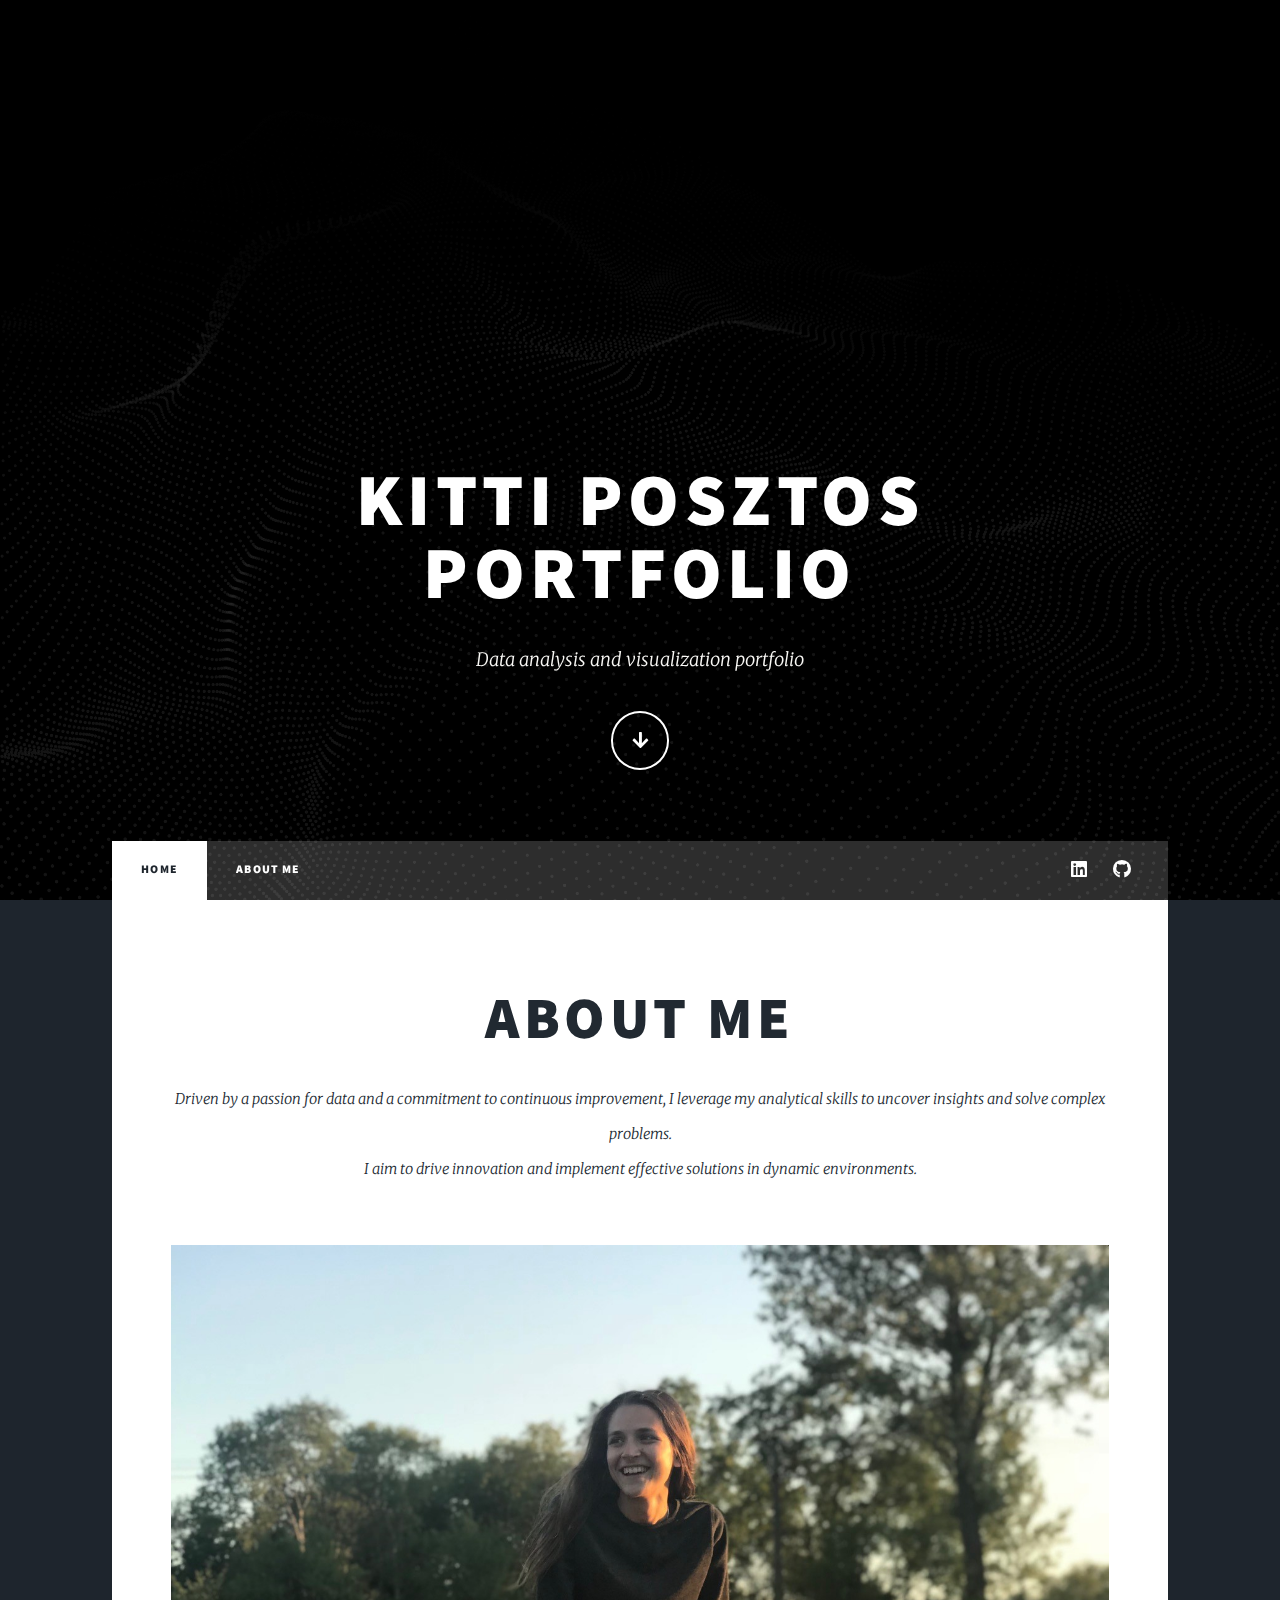
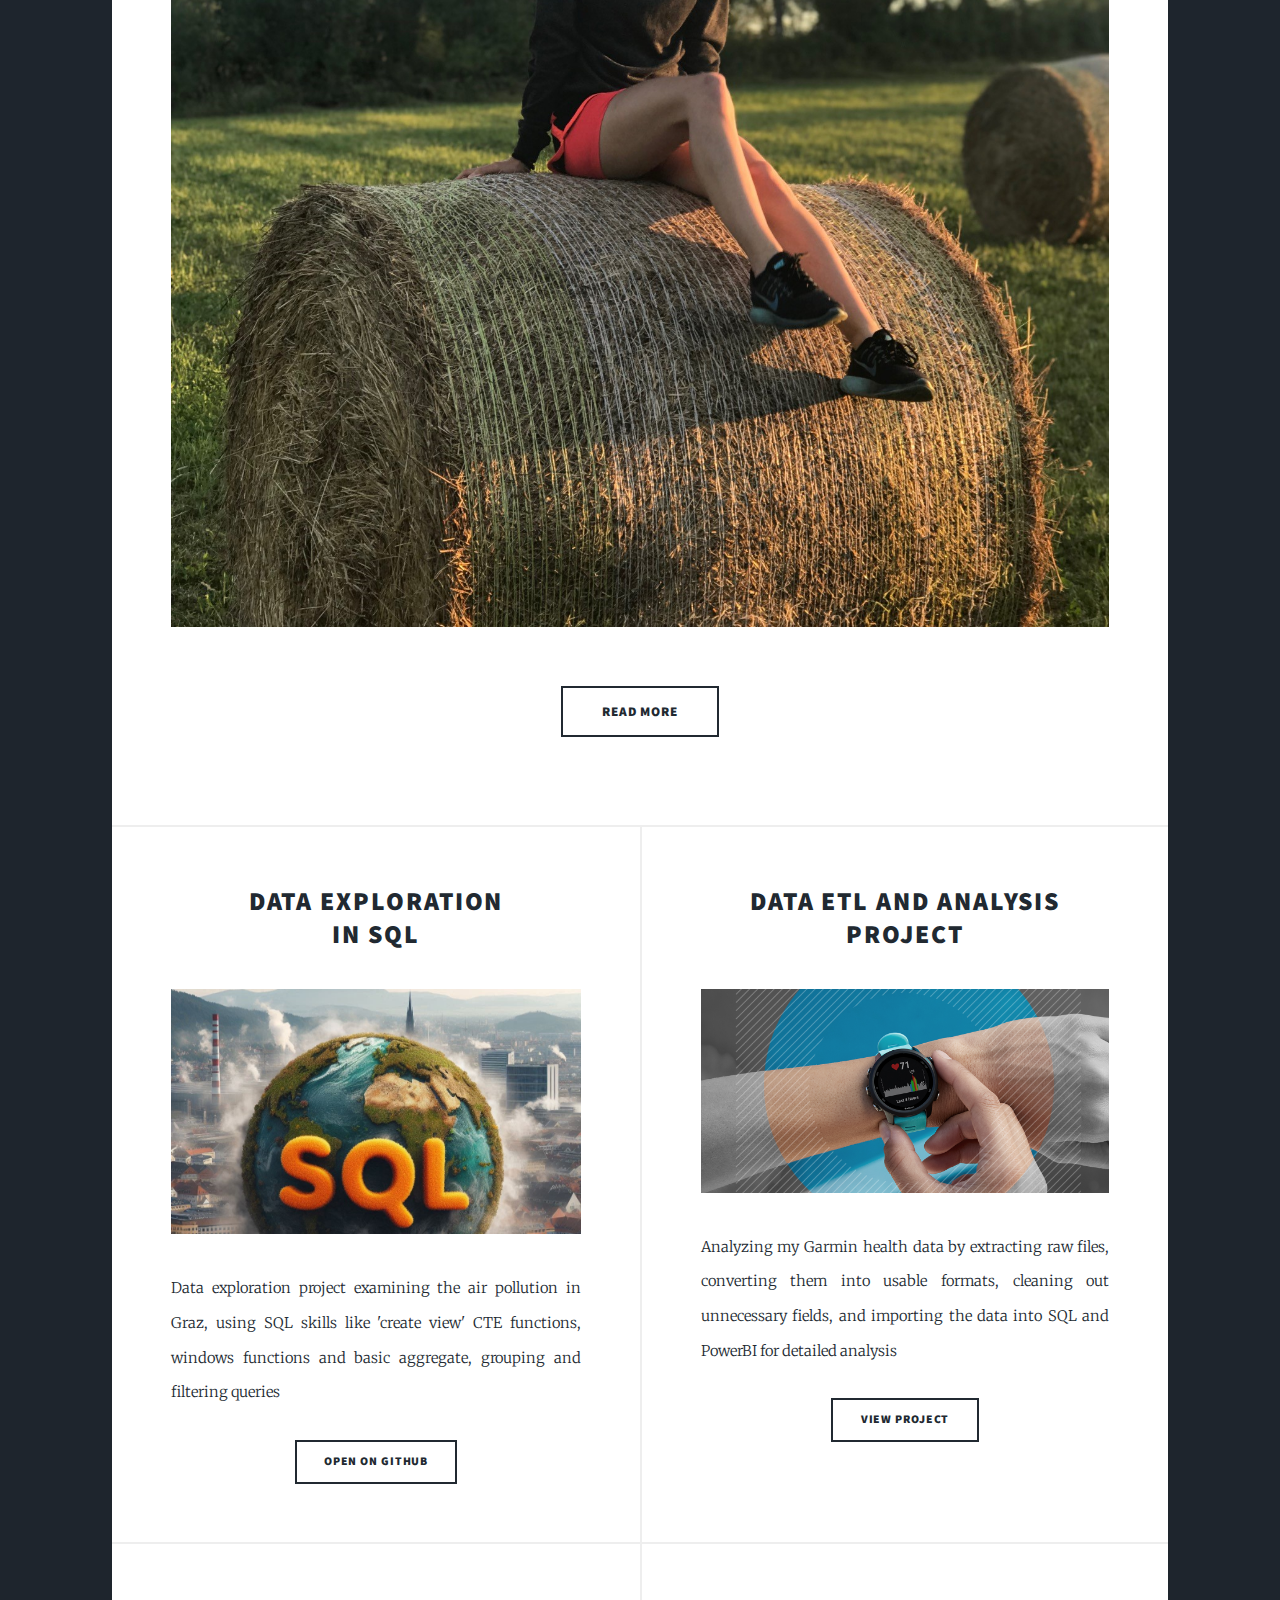
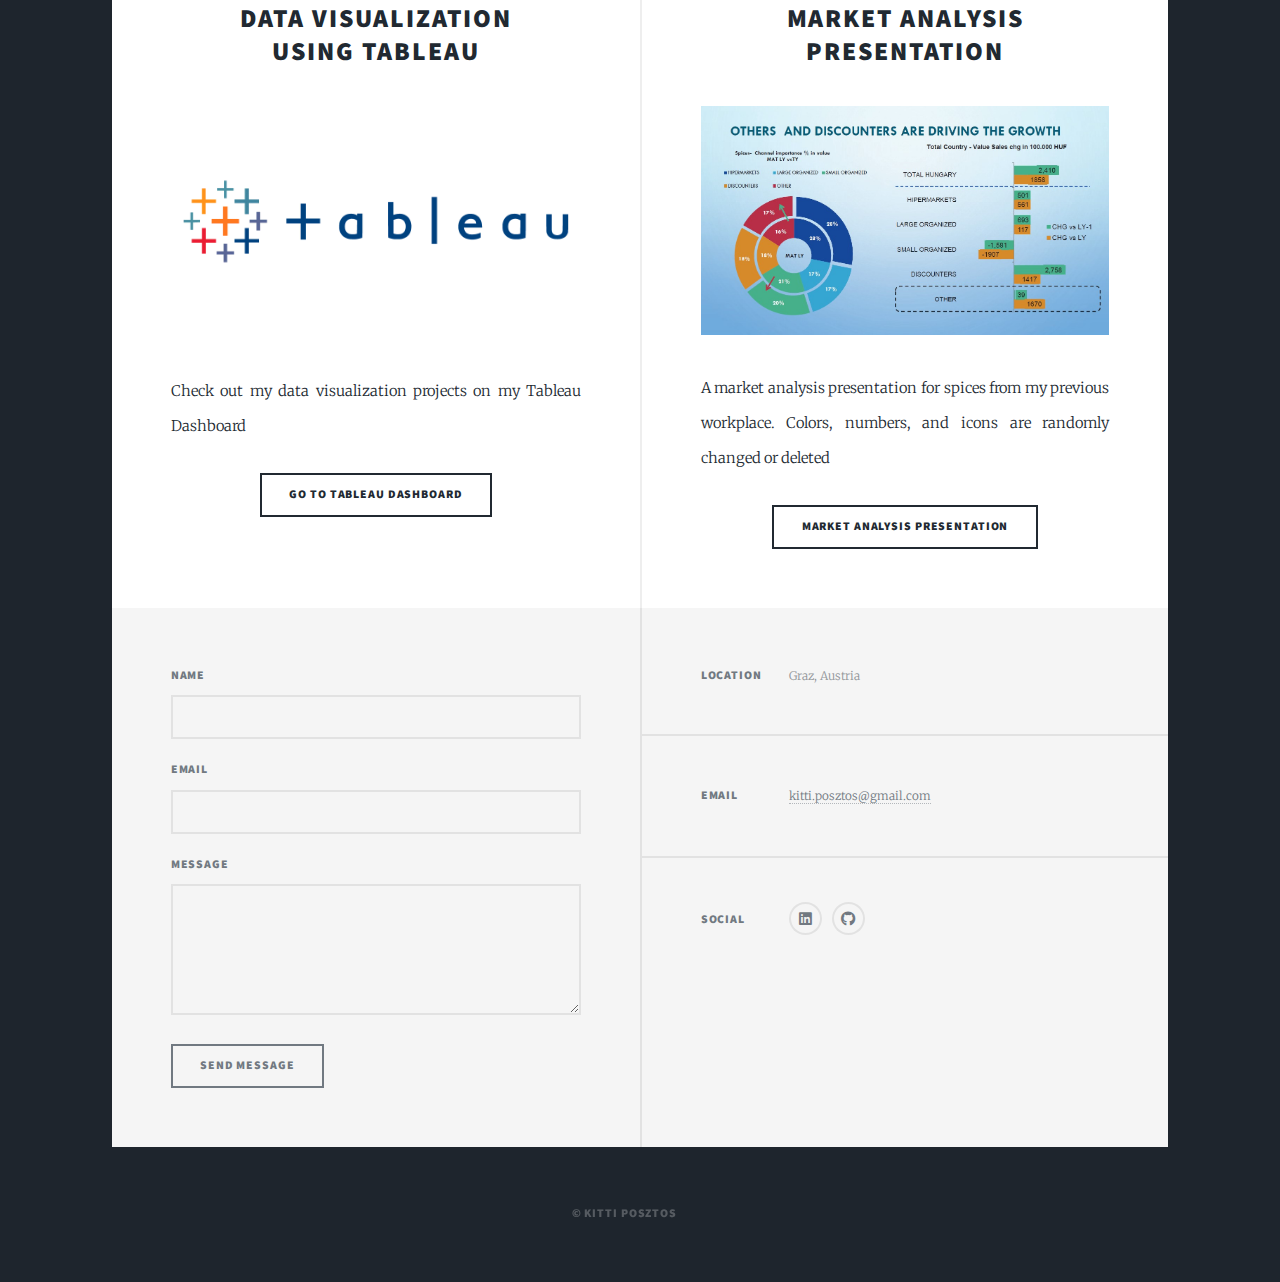
<file: index.html>
<!DOCTYPE HTML>
<!--
	Massively by HTML5 UP
	html5up.net | @ajlkn
	Free for personal and commercial use under the CCA 3.0 license (html5up.net/license)
-->
<html>
	<head>
		<title>Kitti Posztos Portfolio</title>
		<meta charset="utf-8" />
		<meta name="viewport" content="width=device-width, initial-scale=1, user-scalable=no" />
		<link rel="stylesheet" href="assets/css/main.css" />
		<noscript><link rel="stylesheet" href="assets/css/noscript.css" /></noscript>
	</head>
	<body class="is-preload">

		<!-- Wrapper -->
			<div id="wrapper" class="fade-in">

				<!-- Intro -->
					<div id="intro">
						<h1>Kitti Posztos<br />
						Portfolio</h1>
						<p>Data analysis and visualization portfolio</p>
						<ul class="actions">
							<li><a href="#header" class="button icon solid solo fa-arrow-down scrolly">Continue</a></li>
						</ul>
					</div>

				<!-- Nav -->
					<nav id="nav">
						<ul class="links">
							<li class="active"><a href="index.html">Home</a></li>
							<li><a href="aboutme.html">About me</a></li>
							
						</ul>
						<ul class="icons">
							<li><a href="https://www.linkedin.com/in/kitti-poszt%C3%B3s/" class="icon brands alt fa-linkedin"><span class="label">linkedin</span></a></li>
									<li><a href="https://github.com/kittiposztos/DataAnalysis" class="icon brands alt fa-github"><span class="label">GitHub</span></a></li>
						</ul>
					</nav>

				<!-- Main -->
					<div id="main">

						<!-- Featured Post -->
							<article class="post featured">
								<header class="major">
						
									<h2><a href="aboutme.html">About me</a></h2>
									<p>Driven by a passion for data and a commitment to continuous improvement, I leverage my analytical skills to uncover insights and solve complex problems.<br />
										I aim to drive innovation and implement effective solutions in dynamic environments.<br />
									</p>
								</header>
								<a href="aboutme.html" class="image main"><img src="images/me.jpg" alt="" /></a>
								<ul class="actions special">
									<li><a href="aboutme.html" class="button large">Read more</a></li>
								</ul>
							</article>

						<!-- Posts -->
							<section class="posts">
								<article>
									<header>
										
										<h2><a href="https://github.com/kittiposztos/DataAnalysis/blob/main/Pollution_dataexploration.sql" target= "_blank">Data exploration<br />
										in SQL</a></h2>
									</header>
									<a href="https://github.com/kittiposztos/DataAnalysis/blob/main/Pollution_dataexploration.sql" target= "_blank" class="image fit"><img src="images/sql2.jpg" alt="" /></a>
									<p>Data exploration project examining the air pollution in Graz, using SQL skills like 'create view' CTE functions, windows functions and basic aggregate, grouping and filtering queries </p>
									<ul class="actions special">
										<li><a href="https://github.com/kittiposztos/DataAnalysis/blob/main/Pollution_dataexploration.sql" target= "_blank" class="button">Open on GitHub</a></li>
									</ul>
								</article>
								<article>
									<header>
										
										<h2><a href="https://aquamarine-voyage-52b.notion.site/Garmin-Data-441f9af8a4be42398d707dff8e22c1db?pvs=4" target= "_blank" >Data ETL and Analysis Project<br />
										</a></h2>
									</header>
									<a href="https://aquamarine-voyage-52b.notion.site/Garmin-Data-441f9af8a4be42398d707dff8e22c1db?pvs=4" target= "_blank" class="image fit"><img src="images/garmin.jpg" alt="" /></a>
									<p>Analyzing my Garmin health data by extracting raw files, converting them into usable formats, cleaning out unnecessary fields, and importing the data into SQL and PowerBI for detailed analysis </p>
									<ul class="actions special">
										<li><a href="https://aquamarine-voyage-52b.notion.site/Garmin-Data-441f9af8a4be42398d707dff8e22c1db?pvs=4" target= "_blank" class="button">View project</a></li>
									</ul>
								</article>
								<article>
									<header>
										
										<h2><a href="https://public.tableau.com/app/profile/kitti.p7843/vizzes" target= "_blank">Data visualization<br />
										using Tableau</a></h2>
									</header>
									<a href="https://public.tableau.com/app/profile/kitti.p7843/vizzes" target= "_blank" class="image fit"><img src="images/tableau.jpg" alt="" /></a>
									<p>Check out my data visualization projects on my Tableau Dashboard</p>
									<ul class="actions special">
										<li><a href="https://public.tableau.com/app/profile/kitti.p7843/vizzes" target= "_blank" class="button">Go to Tableau dashboard</a></li>
									</ul>
								</article>
								<article>
									<header>
										
										<h2><a href="#">Market Analysis presentation<br />
										</a></h2>
									</header>
									<a href="#" class="image fit"><img src="images/spice.jpg" alt="" /></a>
									<p>A market analysis presentation for spices from my previous workplace. Colors, numbers, and icons are randomly changed or deleted</p>
									<ul class="actions special">
										<li><a href="https://github.com/kittiposztos/DataAnalysis/blob/main/Market%20overview%20spices.pdf" target= "_blank" class="button">Market Analysis presentation</a></li>
									</ul>
								</article>
								
						
					</div>

				<!-- Footer -->
					<footer id="footer">
						<section>
							<form method="post" action="#">
								<div class="fields">
									<div class="field">
										<label for="name">Name</label>
										<input type="text" name="name" id="name" />
									</div>
									<div class="field">
										<label for="email">Email</label>
										<input type="text" name="email" id="email" />
									</div>
									<div class="field">
										<label for="message">Message</label>
										<textarea name="message" id="message" rows="3"></textarea>
									</div>
								</div>
								<ul class="actions">
									<li><input type="submit" value="Send Message" /></li>
								</ul>
							</form>
						</section>
						<section class="split contact">
							<section class="alt">
								<h3>Location</h3>
								<p>Graz, Austria<br />
				
							</section>
							
							<section>
								<h3>Email</h3>
								<p><a href="mailto:kitti.posztos@gmail.com">kitti.posztos@gmail.com</a></p>
							</section>
							<section>
								<h3>Social</h3>
								<ul class="icons alt">
									
									<li><a href="https://www.linkedin.com/in/kitti-poszt%C3%B3s/" class="icon brands alt fa-linkedin"><span class="label">linkedin</span></a></li>
									<li><a href="https://github.com/kittiposztos/DataAnalysis" class="icon brands alt fa-github"><span class="label">GitHub</span></a></li>
								</ul>
							</section>
						</section>
					</footer>

				<!-- Copyright -->
					<div id="copyright">
						<ul><li>&copy; Kitti Posztos</li><li>
					</div>

			</div>

		<!-- Scripts -->
			<script src="assets/js/jquery.min.js"></script>
			<script src="assets/js/jquery.scrollex.min.js"></script>
			<script src="assets/js/jquery.scrolly.min.js"></script>
			<script src="assets/js/browser.min.js"></script>
			<script src="assets/js/breakpoints.min.js"></script>
			<script src="assets/js/util.js"></script>
			<script src="assets/js/main.js"></script>

	</body>
</html>
</file>
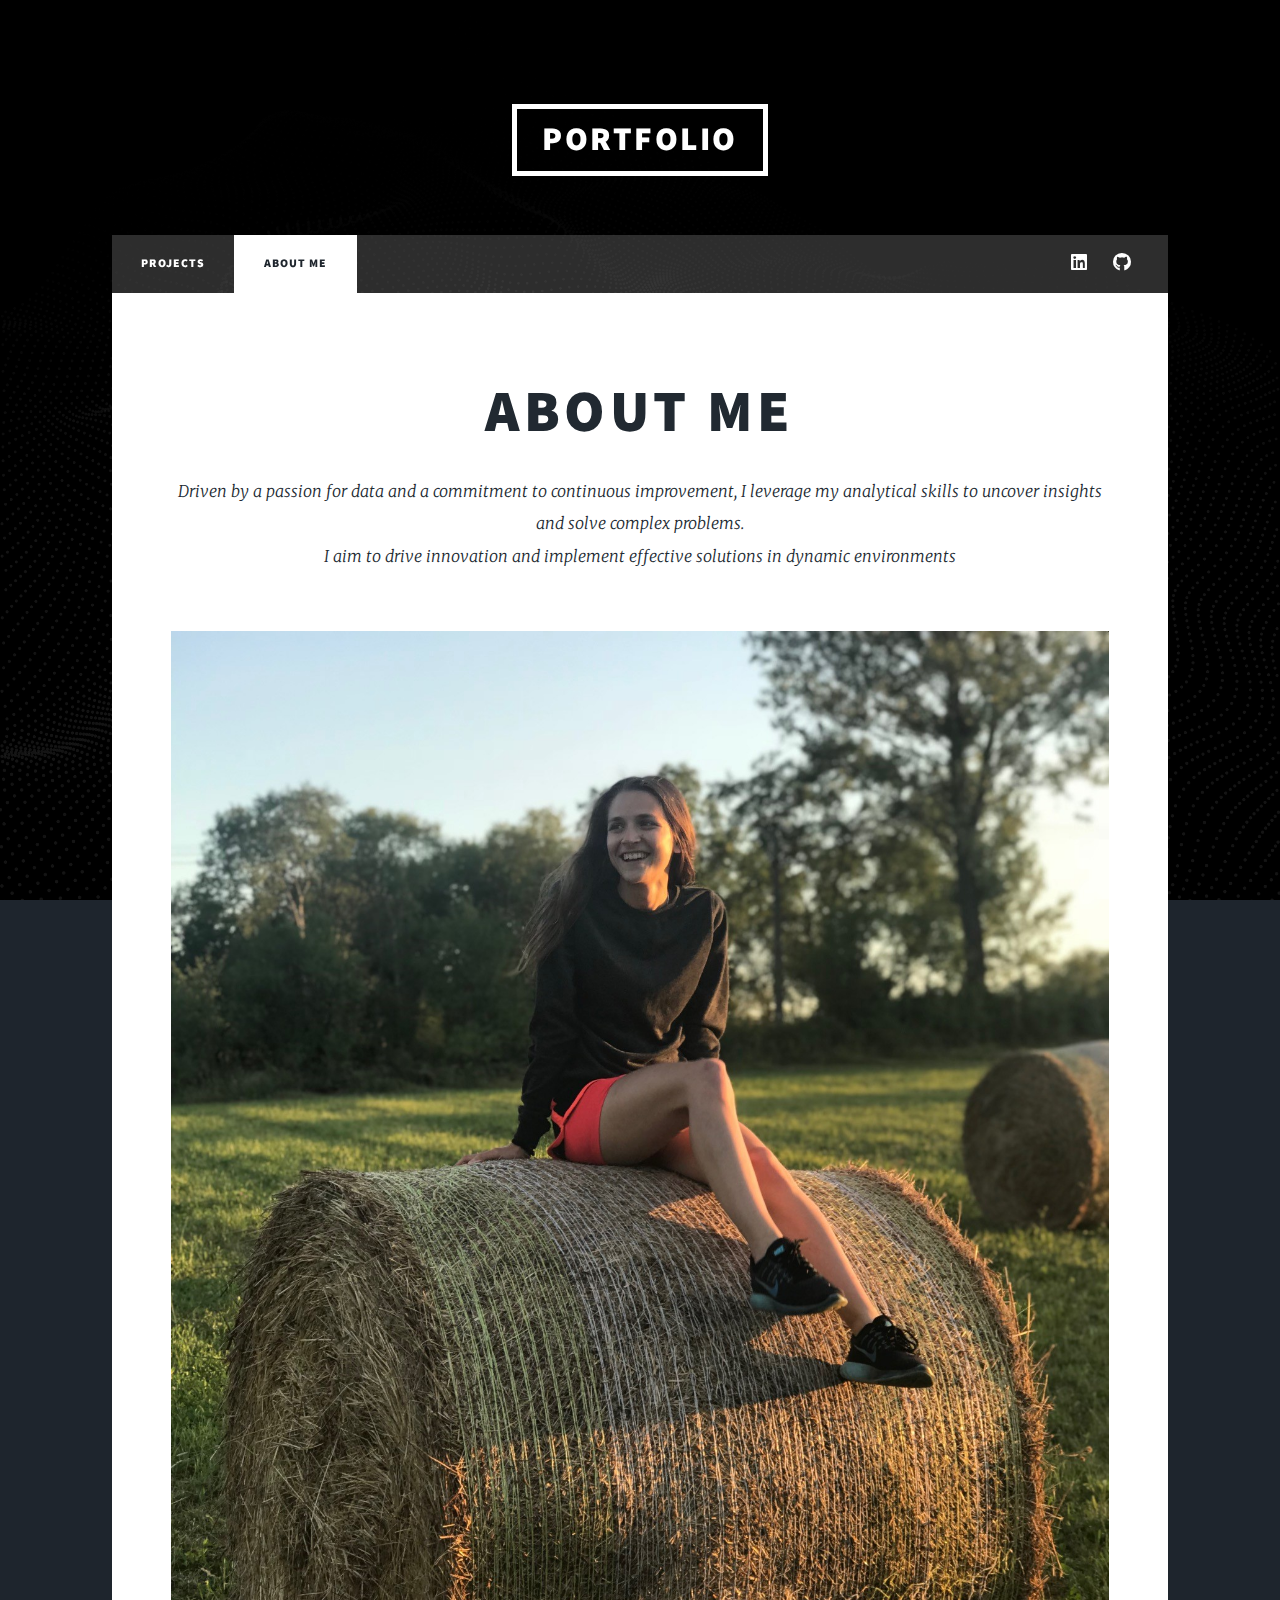
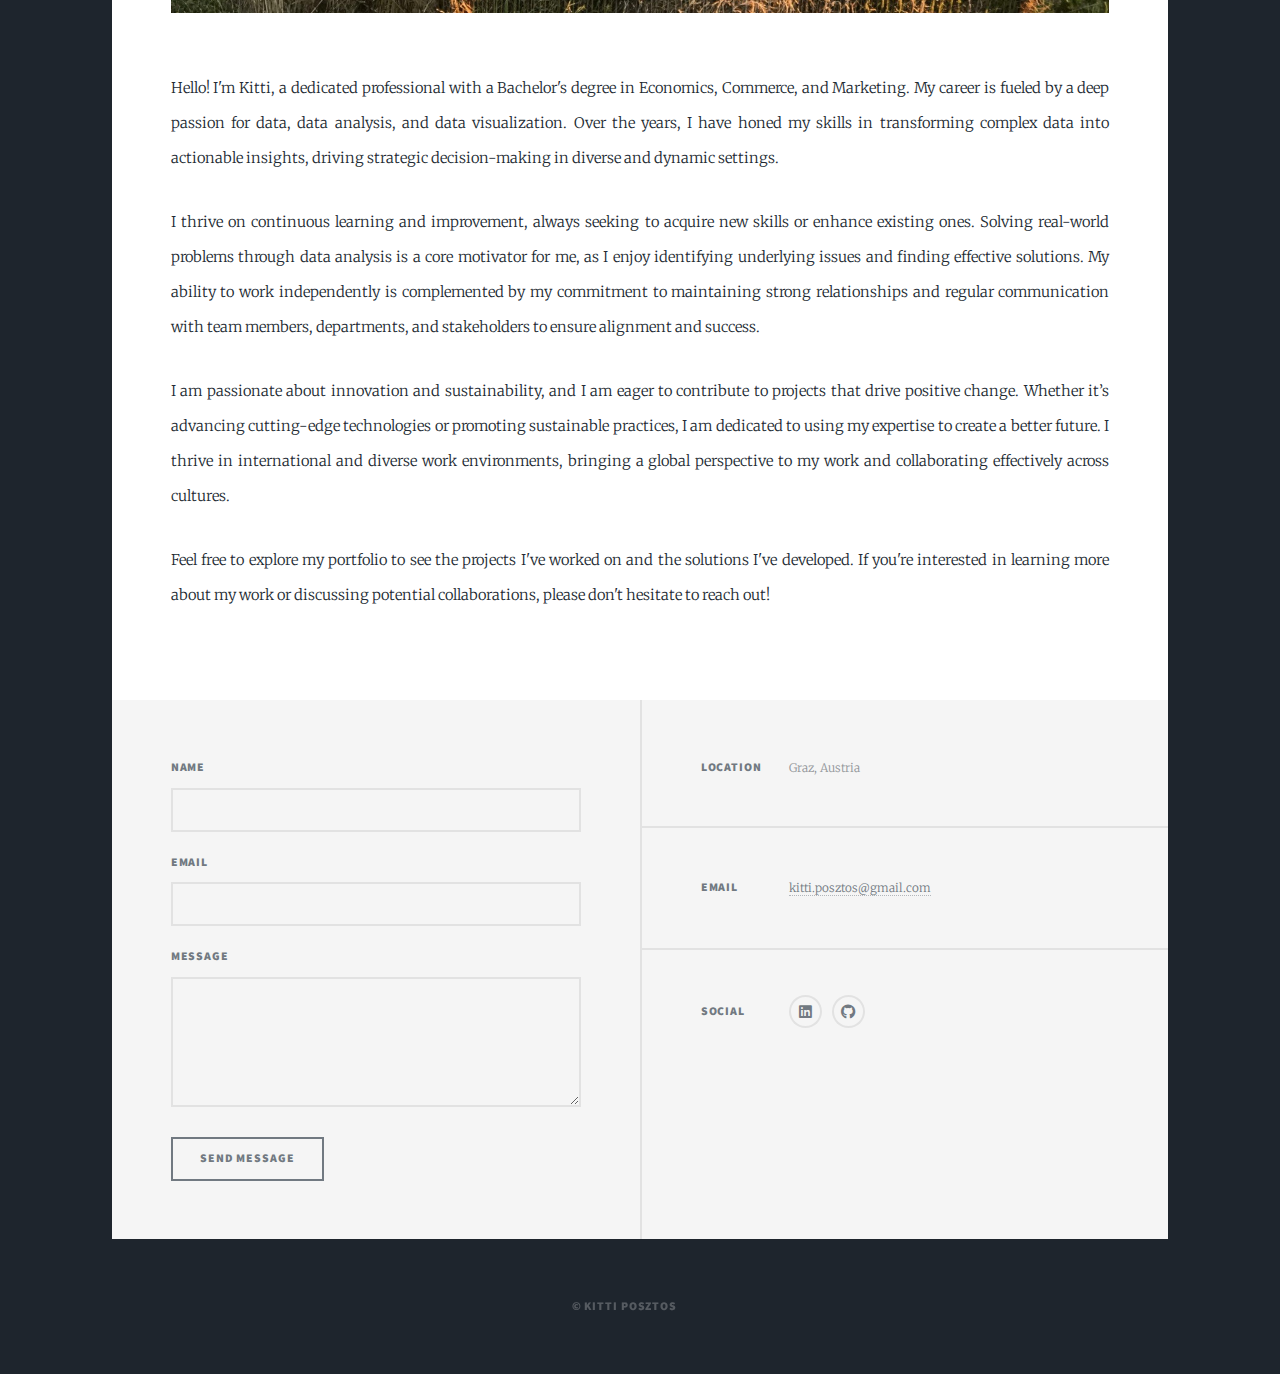
<file: aboutme.html>
<!DOCTYPE HTML>
<!--
	Massively by HTML5 UP
	html5up.net | @ajlkn
	Free for personal and commercial use under the CCA 3.0 license (html5up.net/license)
-->
<html>
	<head>
		<title>About me</title>
		<meta charset="utf-8" />
		<meta name="viewport" content="width=device-width, initial-scale=1, user-scalable=no" />
		<link rel="stylesheet" href="assets/css/main.css" />
		<noscript><link rel="stylesheet" href="assets/css/noscript.css" /></noscript>
	</head>
	<body class="is-preload">

		<!-- Wrapper -->
			<div id="wrapper">

				<!-- Header -->
					<header id="header">
						<a href="index.html" class="logo">Portfolio</a>
					</header>

				<!-- Nav -->
					<nav id="nav">
						<ul class="links">
							<li><a href="index.html">Projects</a></li>
							<li class="active"><a href="aboutme.html">About me</a></li>
						
						</ul>
						<ul class="icons">
							<li><a href="https://www.linkedin.com/in/kitti-poszt%C3%B3s/" class="icon brands alt fa-linkedin"><span class="label">linkedin</span></a></li>
							<li><a href="https://github.com/kittiposztos/DataAnalysis" class="icon brands alt fa-github"><span class="label">GitHub</span></a></li>
						</ul>
					</nav>

				<!-- Main -->
					<div id="main">

						<!-- Post -->
							<section class="post">
								<header class="major">
									
									<h1>About me</h1>
									<p>Driven by a passion for data and a commitment to continuous improvement, I leverage my analytical skills to uncover insights and solve complex problems.<br />
										I aim to drive innovation and implement effective solutions in dynamic environments
									</p>
								</header>
								<div class="image main"><img src="images/me.jpg" alt="" /></div>
								<p>Hello! I'm Kitti, a dedicated professional with a Bachelor's degree in Economics, Commerce, and Marketing. My career is fueled by a deep passion for data, data analysis, and data visualization. Over the years, I have honed my skills in transforming complex data into actionable insights, driving strategic decision-making in diverse and dynamic settings.</p>
								<p>I thrive on continuous learning and improvement, always seeking to acquire new skills or enhance existing ones. Solving real-world problems through data analysis is a core motivator for me, as I enjoy identifying underlying issues and finding effective solutions. My ability to work independently is complemented by my commitment to maintaining strong relationships and regular communication with team members, departments, and stakeholders to ensure alignment and success.</p>
								<p>I am passionate about innovation and sustainability, and I am eager to contribute to projects that drive positive change. Whether it’s advancing cutting-edge technologies or promoting sustainable practices, I am dedicated to using my expertise to create a better future. I thrive in international and diverse work environments, bringing a global perspective to my work and collaborating effectively across cultures.</p>
								<p>Feel free to explore my portfolio to see the projects I've worked on and the solutions I've developed. If you're interested in learning more about my work or discussing potential collaborations, please don't hesitate to reach out!</p>
							</section>

					</div>

				<!-- Footer -->
					<footer id="footer">
						<section>
							<form method="post" action="#">
								<div class="fields">
									<div class="field">
										<label for="name">Name</label>
										<input type="text" name="name" id="name" />
									</div>
									<div class="field">
										<label for="email">Email</label>
										<input type="text" name="email" id="email" />
									</div>
									<div class="field">
										<label for="message">Message</label>
										<textarea name="message" id="message" rows="3"></textarea>
									</div>
								</div>
								<ul class="actions">
									<li><input type="submit" value="Send Message" /></li>
								</ul>
							</form>
						</section>
						<section class="split contact">
							<section class="alt">
								<h3>Location</h3>
								<p>Graz, Austria</p>
							</section>
							
							<section>
								<h3>Email</h3>
								<p><a href="mailto:kitti.posztos@gmail.com">kitti.posztos@gmail.com</a></p>
							</section>
							<section>
								<h3>Social</h3>
								<ul class="icons alt">
									<li><a href="https://www.linkedin.com/in/kitti-poszt%C3%B3s/" class="icon brands alt fa-linkedin"><span class="label">linkedin</span></a></li>
									<li><a href="https://github.com/kittiposztos/DataAnalysis" class="icon brands alt fa-github"><span class="label">GitHub</span></a></li>
								</ul>
							</section>
						</section>
					</footer>

				<!-- Copyright -->
					<div id="copyright">
						<ul><li>&copy; Kitti Posztos</li><li>
					</div>

			</div>

		<!-- Scripts -->
			<script src="assets/js/jquery.min.js"></script>
			<script src="assets/js/jquery.scrollex.min.js"></script>
			<script src="assets/js/jquery.scrolly.min.js"></script>
			<script src="assets/js/browser.min.js"></script>
			<script src="assets/js/breakpoints.min.js"></script>
			<script src="assets/js/util.js"></script>
			<script src="assets/js/main.js"></script>

	</body>
</html>
</file>
<file: assets/css/main.css>
@import url(fontawesome-all.min.css);
@import url("https://fonts.googleapis.com/css?family=Merriweather:300,700,300italic,700italic|Source+Sans+Pro:900");

/*
	Massively by HTML5 UP
	html5up.net | @ajlkn
	Free for personal and commercial use under the CCA 3.0 license (html5up.net/license)
*/

html, body, div, span, applet, object,
iframe, h1, h2, h3, h4, h5, h6, p, blockquote,
pre, a, abbr, acronym, address, big, cite,
code, del, dfn, em, img, ins, kbd, q, s, samp,
small, strike, strong, sub, sup, tt, var, b,
u, i, center, dl, dt, dd, ol, ul, li, fieldset,
form, label, legend, table, caption, tbody,
tfoot, thead, tr, th, td, article, aside,
canvas, details, embed, figure, figcaption,
footer, header, hgroup, menu, nav, output, ruby,
section, summary, time, mark, audio, video {
	margin: 0;
	padding: 0;
	border: 0;
	font-size: 100%;
	font: inherit;
	vertical-align: baseline;}

article, aside, details, figcaption, figure,
footer, header, hgroup, menu, nav, section {
	display: block;}

body {
	line-height: 1;
}

ol, ul {
	list-style: none;
}

blockquote, q {
	quotes: none;
}

	blockquote:before, blockquote:after, q:before, q:after {
		content: '';
		content: none;
	}

table {
	border-collapse: collapse;
	border-spacing: 0;
}

body {
	-webkit-text-size-adjust: none;
}

mark {
	background-color: transparent;
	color: inherit;
}

input::-moz-focus-inner {
	border: 0;
	padding: 0;
}

input, select, textarea {
	-moz-appearance: none;
	-webkit-appearance: none;
	-ms-appearance: none;
	appearance: none;
}

/* Basic */

	@-ms-viewport {
		width: device-width;
	}

	body {
		-ms-overflow-style: scrollbar;
	}

	@media screen and (max-width: 480px) {

		html, body {
			min-width: 320px;
		}

	}

	html {
		box-sizing: border-box;
	}

	*, *:before, *:after {
		box-sizing: inherit;
	}

	body {
		background-color: #1e252d;
	}

		body.is-preload *, body.is-preload *:before, body.is-preload *:after {
			-moz-animation: none !important;
			-webkit-animation: none !important;
			-ms-animation: none !important;
			animation: none !important;
			-moz-transition: none !important;
			-webkit-transition: none !important;
			-ms-transition: none !important;
			transition: none !important;
		}

/* Type */

	html {
		font-size: 16pt;
	}

		@media screen and (max-width: 1680px) {

			html {
				font-size: 12pt;
			}

		}

		@media screen and (max-width: 1280px) {

			html {
				font-size: 11pt;
			}

		}

		@media screen and (max-width: 360px) {

			html {
				font-size: 10pt;
			}

		}

	body {
		color: #212931;
	}

	body, input, select, textarea {
		font-family: "Merriweather", Georgia, serif;
		font-weight: 300;
		font-size: 1rem;
		line-height: 2.375;
	}

	a {
		-moz-transition: color 0.2s ease-in-out, background-color 0.2s ease-in-out, border-color 0.2s ease-in-out, box-shadow 0.2s ease-in-out;
		-webkit-transition: color 0.2s ease-in-out, background-color 0.2s ease-in-out, border-color 0.2s ease-in-out, box-shadow 0.2s ease-in-out;
		-ms-transition: color 0.2s ease-in-out, background-color 0.2s ease-in-out, border-color 0.2s ease-in-out, box-shadow 0.2s ease-in-out;
		transition: color 0.2s ease-in-out, background-color 0.2s ease-in-out, border-color 0.2s ease-in-out, box-shadow 0.2s ease-in-out;
		border-bottom: dotted 1px;
		text-decoration: none;
	}

		a:hover {
			border-bottom-color: transparent;
		}

	strong, b {
		font-weight: 600;
	}

	em, i {
		font-style: italic;
	}

	p {
		text-align: justify;
		margin: 0 0 2rem 0;
	}

	h1, h2, h3, h4, h5, h6 {
		font-family: "Source Sans Pro", Helvetica, sans-serif;
		font-weight: 900;
		line-height: 1.5;
		letter-spacing: 0.075em;
		text-transform: uppercase;
		margin: 0 0 1rem 0;
	}

		h1 a, h2 a, h3 a, h4 a, h5 a, h6 a {
			border-bottom: 0;
			color: inherit;
			text-decoration: none;
		}

	h1 {
		font-size: 4rem;
		line-height: 1.1;
		margin: 0 0 2rem 0;
	}

	h2 {
		font-size: 1.75rem;
		line-height: 1.3;
		margin: 0 0 1.5rem 0;
	}

	h3 {
		font-size: 1.25rem;
		margin: 0 0 1.5rem 0;
	}

	h4 {
		font-size: 1rem;
	}

	h5 {
		font-size: 0.9rem;
	}

	h6 {
		font-size: 0.8rem;
	}

	sub {
		font-size: 0.8rem;
		position: relative;
		top: 0.5rem;
	}

	sup {
		font-size: 0.8rem;
		position: relative;
		top: -0.5rem;
	}

	blockquote {
		border-left: solid 4px;
		font-style: italic;
		margin: 0 0 2rem 0;
		padding: 0.5rem 0 0.5rem 2rem;
	}

	code {
		border: solid 2px;
		font-family: "Courier New", monospace;
		font-size: 0.9rem;
		margin: 0 0.25rem;
		padding: 0.25rem 0.65rem;
	}

	pre {
		-webkit-overflow-scrolling: touch;
		font-family: "Courier New", monospace;
		font-size: 0.9rem;
		margin: 0 0 2rem 0;
	}

		pre code {
			display: block;
			line-height: 1.75;
			padding: 1rem 1.5rem;
			overflow-x: auto;
		}

	hr {
		border: 0;
		border-bottom: solid 2px;
		margin: 3rem 0;
	}

		hr.major {
			margin: 5rem 0;
		}

	.align-left {
		text-align: left;
	}

	.align-center {
		text-align: center;
	}

	.align-right {
		text-align: right;
	}

	input, select, textarea {
		color: #212931;
	}

	a {
		color: #212931;
		border-bottom-color: rgba(33, 41, 49, 0.5);
	}

		a:hover {
			border-bottom-color: transparent;
			background-color: transparent;
			color: #909498 !important;
		}

	strong, b {
		color: #212931;
	}

	h1, h2, h3, h4, h5, h6 {
		color: #212931;
	}

	blockquote {
		border-left-color: #eeeeee;
	}

	code {
		background: rgba(220, 220, 220, 0.25);
		border-color: #eeeeee;
	}

	hr {
		border-bottom-color: #eeeeee;
	}

/* Row */

	.row {
		display: flex;
		flex-wrap: wrap;
		box-sizing: border-box;
		align-items: stretch;
	}

		.row > * {
			box-sizing: border-box;
		}

		.row.gtr-uniform > * > :last-child {
			margin-bottom: 0;
		}

		.row.aln-left {
			justify-content: flex-start;
		}

		.row.aln-center {
			justify-content: center;
		}

		.row.aln-right {
			justify-content: flex-end;
		}

		.row.aln-top {
			align-items: flex-start;
		}

		.row.aln-middle {
			align-items: center;
		}

		.row.aln-bottom {
			align-items: flex-end;
		}

		.row > .imp {
			order: -1;
		}

		.row > .col-1 {
			width: 8.33333%;
		}

		.row > .off-1 {
			margin-left: 8.33333%;
		}

		.row > .col-2 {
			width: 16.66667%;
		}

		.row > .off-2 {
			margin-left: 16.66667%;
		}

		.row > .col-3 {
			width: 25%;
		}

		.row > .off-3 {
			margin-left: 25%;
		}

		.row > .col-4 {
			width: 33.33333%;
		}

		.row > .off-4 {
			margin-left: 33.33333%;
		}

		.row > .col-5 {
			width: 41.66667%;
		}

		.row > .off-5 {
			margin-left: 41.66667%;
		}

		.row > .col-6 {
			width: 50%;
		}

		.row > .off-6 {
			margin-left: 50%;
		}

		.row > .col-7 {
			width: 58.33333%;
		}

		.row > .off-7 {
			margin-left: 58.33333%;
		}

		.row > .col-8 {
			width: 66.66667%;
		}

		.row > .off-8 {
			margin-left: 66.66667%;
		}

		.row > .col-9 {
			width: 75%;
		}

		.row > .off-9 {
			margin-left: 75%;
		}

		.row > .col-10 {
			width: 83.33333%;
		}

		.row > .off-10 {
			margin-left: 83.33333%;
		}

		.row > .col-11 {
			width: 91.66667%;
		}

		.row > .off-11 {
			margin-left: 91.66667%;
		}

		.row > .col-12 {
			width: 100%;
		}

		.row > .off-12 {
			margin-left: 100%;
		}

		.row.gtr-0 {
			margin-top: 0;
			margin-left: 0rem;
		}

			.row.gtr-0 > * {
				padding: 0 0 0 0rem;
			}

			.row.gtr-0.gtr-uniform {
				margin-top: 0rem;
			}

				.row.gtr-0.gtr-uniform > * {
					padding-top: 0rem;
				}

		.row.gtr-25 {
			margin-top: 0;
			margin-left: -0.375rem;
		}

			.row.gtr-25 > * {
				padding: 0 0 0 0.375rem;
			}

			.row.gtr-25.gtr-uniform {
				margin-top: -0.375rem;
			}

				.row.gtr-25.gtr-uniform > * {
					padding-top: 0.375rem;
				}

		.row.gtr-50 {
			margin-top: 0;
			margin-left: -0.75rem;
		}

			.row.gtr-50 > * {
				padding: 0 0 0 0.75rem;
			}

			.row.gtr-50.gtr-uniform {
				margin-top: -0.75rem;
			}

				.row.gtr-50.gtr-uniform > * {
					padding-top: 0.75rem;
				}

		.row {
			margin-top: 0;
			margin-left: -1.5rem;
		}

			.row > * {
				padding: 0 0 0 1.5rem;
			}

			.row.gtr-uniform {
				margin-top: -1.5rem;
			}

				.row.gtr-uniform > * {
					padding-top: 1.5rem;
				}

		.row.gtr-150 {
			margin-top: 0;
			margin-left: -2.25rem;
		}

			.row.gtr-150 > * {
				padding: 0 0 0 2.25rem;
			}

			.row.gtr-150.gtr-uniform {
				margin-top: -2.25rem;
			}

				.row.gtr-150.gtr-uniform > * {
					padding-top: 2.25rem;
				}

		.row.gtr-200 {
			margin-top: 0;
			margin-left: -3rem;
		}

			.row.gtr-200 > * {
				padding: 0 0 0 3rem;
			}

			.row.gtr-200.gtr-uniform {
				margin-top: -3rem;
			}

				.row.gtr-200.gtr-uniform > * {
					padding-top: 3rem;
				}

		@media screen and (max-width: 1680px) {

			.row {
				display: flex;
				flex-wrap: wrap;
				box-sizing: border-box;
				align-items: stretch;
			}

				.row > * {
					box-sizing: border-box;
				}

				.row.gtr-uniform > * > :last-child {
					margin-bottom: 0;
				}

				.row.aln-left {
					justify-content: flex-start;
				}

				.row.aln-center {
					justify-content: center;
				}

				.row.aln-right {
					justify-content: flex-end;
				}

				.row.aln-top {
					align-items: flex-start;
				}

				.row.aln-middle {
					align-items: center;
				}

				.row.aln-bottom {
					align-items: flex-end;
				}

				.row > .imp-xlarge {
					order: -1;
				}

				.row > .col-1-xlarge {
					width: 8.33333%;
				}

				.row > .off-1-xlarge {
					margin-left: 8.33333%;
				}

				.row > .col-2-xlarge {
					width: 16.66667%;
				}

				.row > .off-2-xlarge {
					margin-left: 16.66667%;
				}

				.row > .col-3-xlarge {
					width: 25%;
				}

				.row > .off-3-xlarge {
					margin-left: 25%;
				}

				.row > .col-4-xlarge {
					width: 33.33333%;
				}

				.row > .off-4-xlarge {
					margin-left: 33.33333%;
				}

				.row > .col-5-xlarge {
					width: 41.66667%;
				}

				.row > .off-5-xlarge {
					margin-left: 41.66667%;
				}

				.row > .col-6-xlarge {
					width: 50%;
				}

				.row > .off-6-xlarge {
					margin-left: 50%;
				}

				.row > .col-7-xlarge {
					width: 58.33333%;
				}

				.row > .off-7-xlarge {
					margin-left: 58.33333%;
				}

				.row > .col-8-xlarge {
					width: 66.66667%;
				}

				.row > .off-8-xlarge {
					margin-left: 66.66667%;
				}

				.row > .col-9-xlarge {
					width: 75%;
				}

				.row > .off-9-xlarge {
					margin-left: 75%;
				}

				.row > .col-10-xlarge {
					width: 83.33333%;
				}

				.row > .off-10-xlarge {
					margin-left: 83.33333%;
				}

				.row > .col-11-xlarge {
					width: 91.66667%;
				}

				.row > .off-11-xlarge {
					margin-left: 91.66667%;
				}

				.row > .col-12-xlarge {
					width: 100%;
				}

				.row > .off-12-xlarge {
					margin-left: 100%;
				}

				.row.gtr-0 {
					margin-top: 0;
					margin-left: 0rem;
				}

					.row.gtr-0 > * {
						padding: 0 0 0 0rem;
					}

					.row.gtr-0.gtr-uniform {
						margin-top: 0rem;
					}

						.row.gtr-0.gtr-uniform > * {
							padding-top: 0rem;
						}

				.row.gtr-25 {
					margin-top: 0;
					margin-left: -0.375rem;
				}

					.row.gtr-25 > * {
						padding: 0 0 0 0.375rem;
					}

					.row.gtr-25.gtr-uniform {
						margin-top: -0.375rem;
					}

						.row.gtr-25.gtr-uniform > * {
							padding-top: 0.375rem;
						}

				.row.gtr-50 {
					margin-top: 0;
					margin-left: -0.75rem;
				}

					.row.gtr-50 > * {
						padding: 0 0 0 0.75rem;
					}

					.row.gtr-50.gtr-uniform {
						margin-top: -0.75rem;
					}

						.row.gtr-50.gtr-uniform > * {
							padding-top: 0.75rem;
						}

				.row {
					margin-top: 0;
					margin-left: -1.5rem;
				}

					.row > * {
						padding: 0 0 0 1.5rem;
					}

					.row.gtr-uniform {
						margin-top: -1.5rem;
					}

						.row.gtr-uniform > * {
							padding-top: 1.5rem;
						}

				.row.gtr-150 {
					margin-top: 0;
					margin-left: -2.25rem;
				}

					.row.gtr-150 > * {
						padding: 0 0 0 2.25rem;
					}

					.row.gtr-150.gtr-uniform {
						margin-top: -2.25rem;
					}

						.row.gtr-150.gtr-uniform > * {
							padding-top: 2.25rem;
						}

				.row.gtr-200 {
					margin-top: 0;
					margin-left: -3rem;
				}

					.row.gtr-200 > * {
						padding: 0 0 0 3rem;
					}

					.row.gtr-200.gtr-uniform {
						margin-top: -3rem;
					}

						.row.gtr-200.gtr-uniform > * {
							padding-top: 3rem;
						}

		}

		@media screen and (max-width: 1280px) {

			.row {
				display: flex;
				flex-wrap: wrap;
				box-sizing: border-box;
				align-items: stretch;
			}

				.row > * {
					box-sizing: border-box;
				}

				.row.gtr-uniform > * > :last-child {
					margin-bottom: 0;
				}

				.row.aln-left {
					justify-content: flex-start;
				}

				.row.aln-center {
					justify-content: center;
				}

				.row.aln-right {
					justify-content: flex-end;
				}

				.row.aln-top {
					align-items: flex-start;
				}

				.row.aln-middle {
					align-items: center;
				}

				.row.aln-bottom {
					align-items: flex-end;
				}

				.row > .imp-large {
					order: -1;
				}

				.row > .col-1-large {
					width: 8.33333%;
				}

				.row > .off-1-large {
					margin-left: 8.33333%;
				}

				.row > .col-2-large {
					width: 16.66667%;
				}

				.row > .off-2-large {
					margin-left: 16.66667%;
				}

				.row > .col-3-large {
					width: 25%;
				}

				.row > .off-3-large {
					margin-left: 25%;
				}

				.row > .col-4-large {
					width: 33.33333%;
				}

				.row > .off-4-large {
					margin-left: 33.33333%;
				}

				.row > .col-5-large {
					width: 41.66667%;
				}

				.row > .off-5-large {
					margin-left: 41.66667%;
				}

				.row > .col-6-large {
					width: 50%;
				}

				.row > .off-6-large {
					margin-left: 50%;
				}

				.row > .col-7-large {
					width: 58.33333%;
				}

				.row > .off-7-large {
					margin-left: 58.33333%;
				}

				.row > .col-8-large {
					width: 66.66667%;
				}

				.row > .off-8-large {
					margin-left: 66.66667%;
				}

				.row > .col-9-large {
					width: 75%;
				}

				.row > .off-9-large {
					margin-left: 75%;
				}

				.row > .col-10-large {
					width: 83.33333%;
				}

				.row > .off-10-large {
					margin-left: 83.33333%;
				}

				.row > .col-11-large {
					width: 91.66667%;
				}

				.row > .off-11-large {
					margin-left: 91.66667%;
				}

				.row > .col-12-large {
					width: 100%;
				}

				.row > .off-12-large {
					margin-left: 100%;
				}

				.row.gtr-0 {
					margin-top: 0;
					margin-left: 0rem;
				}

					.row.gtr-0 > * {
						padding: 0 0 0 0rem;
					}

					.row.gtr-0.gtr-uniform {
						margin-top: 0rem;
					}

						.row.gtr-0.gtr-uniform > * {
							padding-top: 0rem;
						}

				.row.gtr-25 {
					margin-top: 0;
					margin-left: -0.375rem;
				}

					.row.gtr-25 > * {
						padding: 0 0 0 0.375rem;
					}

					.row.gtr-25.gtr-uniform {
						margin-top: -0.375rem;
					}

						.row.gtr-25.gtr-uniform > * {
							padding-top: 0.375rem;
						}

				.row.gtr-50 {
					margin-top: 0;
					margin-left: -0.75rem;
				}

					.row.gtr-50 > * {
						padding: 0 0 0 0.75rem;
					}

					.row.gtr-50.gtr-uniform {
						margin-top: -0.75rem;
					}

						.row.gtr-50.gtr-uniform > * {
							padding-top: 0.75rem;
						}

				.row {
					margin-top: 0;
					margin-left: -1.5rem;
				}

					.row > * {
						padding: 0 0 0 1.5rem;
					}

					.row.gtr-uniform {
						margin-top: -1.5rem;
					}

						.row.gtr-uniform > * {
							padding-top: 1.5rem;
						}

				.row.gtr-150 {
					margin-top: 0;
					margin-left: -2.25rem;
				}

					.row.gtr-150 > * {
						padding: 0 0 0 2.25rem;
					}

					.row.gtr-150.gtr-uniform {
						margin-top: -2.25rem;
					}

						.row.gtr-150.gtr-uniform > * {
							padding-top: 2.25rem;
						}

				.row.gtr-200 {
					margin-top: 0;
					margin-left: -3rem;
				}

					.row.gtr-200 > * {
						padding: 0 0 0 3rem;
					}

					.row.gtr-200.gtr-uniform {
						margin-top: -3rem;
					}

						.row.gtr-200.gtr-uniform > * {
							padding-top: 3rem;
						}

		}

		@media screen and (max-width: 980px) {

			.row {
				display: flex;
				flex-wrap: wrap;
				box-sizing: border-box;
				align-items: stretch;
			}

				.row > * {
					box-sizing: border-box;
				}

				.row.gtr-uniform > * > :last-child {
					margin-bottom: 0;
				}

				.row.aln-left {
					justify-content: flex-start;
				}

				.row.aln-center {
					justify-content: center;
				}

				.row.aln-right {
					justify-content: flex-end;
				}

				.row.aln-top {
					align-items: flex-start;
				}

				.row.aln-middle {
					align-items: center;
				}

				.row.aln-bottom {
					align-items: flex-end;
				}

				.row > .imp-medium {
					order: -1;
				}

				.row > .col-1-medium {
					width: 8.33333%;
				}

				.row > .off-1-medium {
					margin-left: 8.33333%;
				}

				.row > .col-2-medium {
					width: 16.66667%;
				}

				.row > .off-2-medium {
					margin-left: 16.66667%;
				}

				.row > .col-3-medium {
					width: 25%;
				}

				.row > .off-3-medium {
					margin-left: 25%;
				}

				.row > .col-4-medium {
					width: 33.33333%;
				}

				.row > .off-4-medium {
					margin-left: 33.33333%;
				}

				.row > .col-5-medium {
					width: 41.66667%;
				}

				.row > .off-5-medium {
					margin-left: 41.66667%;
				}

				.row > .col-6-medium {
					width: 50%;
				}

				.row > .off-6-medium {
					margin-left: 50%;
				}

				.row > .col-7-medium {
					width: 58.33333%;
				}

				.row > .off-7-medium {
					margin-left: 58.33333%;
				}

				.row > .col-8-medium {
					width: 66.66667%;
				}

				.row > .off-8-medium {
					margin-left: 66.66667%;
				}

				.row > .col-9-medium {
					width: 75%;
				}

				.row > .off-9-medium {
					margin-left: 75%;
				}

				.row > .col-10-medium {
					width: 83.33333%;
				}

				.row > .off-10-medium {
					margin-left: 83.33333%;
				}

				.row > .col-11-medium {
					width: 91.66667%;
				}

				.row > .off-11-medium {
					margin-left: 91.66667%;
				}

				.row > .col-12-medium {
					width: 100%;
				}

				.row > .off-12-medium {
					margin-left: 100%;
				}

				.row.gtr-0 {
					margin-top: 0;
					margin-left: 0rem;
				}

					.row.gtr-0 > * {
						padding: 0 0 0 0rem;
					}

					.row.gtr-0.gtr-uniform {
						margin-top: 0rem;
					}

						.row.gtr-0.gtr-uniform > * {
							padding-top: 0rem;
						}

				.row.gtr-25 {
					margin-top: 0;
					margin-left: -0.375rem;
				}

					.row.gtr-25 > * {
						padding: 0 0 0 0.375rem;
					}

					.row.gtr-25.gtr-uniform {
						margin-top: -0.375rem;
					}

						.row.gtr-25.gtr-uniform > * {
							padding-top: 0.375rem;
						}

				.row.gtr-50 {
					margin-top: 0;
					margin-left: -0.75rem;
				}

					.row.gtr-50 > * {
						padding: 0 0 0 0.75rem;
					}

					.row.gtr-50.gtr-uniform {
						margin-top: -0.75rem;
					}

						.row.gtr-50.gtr-uniform > * {
							padding-top: 0.75rem;
						}

				.row {
					margin-top: 0;
					margin-left: -1.5rem;
				}

					.row > * {
						padding: 0 0 0 1.5rem;
					}

					.row.gtr-uniform {
						margin-top: -1.5rem;
					}

						.row.gtr-uniform > * {
							padding-top: 1.5rem;
						}

				.row.gtr-150 {
					margin-top: 0;
					margin-left: -2.25rem;
				}

					.row.gtr-150 > * {
						padding: 0 0 0 2.25rem;
					}

					.row.gtr-150.gtr-uniform {
						margin-top: -2.25rem;
					}

						.row.gtr-150.gtr-uniform > * {
							padding-top: 2.25rem;
						}

				.row.gtr-200 {
					margin-top: 0;
					margin-left: -3rem;
				}

					.row.gtr-200 > * {
						padding: 0 0 0 3rem;
					}

					.row.gtr-200.gtr-uniform {
						margin-top: -3rem;
					}

						.row.gtr-200.gtr-uniform > * {
							padding-top: 3rem;
						}

		}

		@media screen and (max-width: 736px) {

			.row {
				display: flex;
				flex-wrap: wrap;
				box-sizing: border-box;
				align-items: stretch;
			}

				.row > * {
					box-sizing: border-box;
				}

				.row.gtr-uniform > * > :last-child {
					margin-bottom: 0;
				}

				.row.aln-left {
					justify-content: flex-start;
				}

				.row.aln-center {
					justify-content: center;
				}

				.row.aln-right {
					justify-content: flex-end;
				}

				.row.aln-top {
					align-items: flex-start;
				}

				.row.aln-middle {
					align-items: center;
				}

				.row.aln-bottom {
					align-items: flex-end;
				}

				.row > .imp-small {
					order: -1;
				}

				.row > .col-1-small {
					width: 8.33333%;
				}

				.row > .off-1-small {
					margin-left: 8.33333%;
				}

				.row > .col-2-small {
					width: 16.66667%;
				}

				.row > .off-2-small {
					margin-left: 16.66667%;
				}

				.row > .col-3-small {
					width: 25%;
				}

				.row > .off-3-small {
					margin-left: 25%;
				}

				.row > .col-4-small {
					width: 33.33333%;
				}

				.row > .off-4-small {
					margin-left: 33.33333%;
				}

				.row > .col-5-small {
					width: 41.66667%;
				}

				.row > .off-5-small {
					margin-left: 41.66667%;
				}

				.row > .col-6-small {
					width: 50%;
				}

				.row > .off-6-small {
					margin-left: 50%;
				}

				.row > .col-7-small {
					width: 58.33333%;
				}

				.row > .off-7-small {
					margin-left: 58.33333%;
				}

				.row > .col-8-small {
					width: 66.66667%;
				}

				.row > .off-8-small {
					margin-left: 66.66667%;
				}

				.row > .col-9-small {
					width: 75%;
				}

				.row > .off-9-small {
					margin-left: 75%;
				}

				.row > .col-10-small {
					width: 83.33333%;
				}

				.row > .off-10-small {
					margin-left: 83.33333%;
				}

				.row > .col-11-small {
					width: 91.66667%;
				}

				.row > .off-11-small {
					margin-left: 91.66667%;
				}

				.row > .col-12-small {
					width: 100%;
				}

				.row > .off-12-small {
					margin-left: 100%;
				}

				.row.gtr-0 {
					margin-top: 0;
					margin-left: 0rem;
				}

					.row.gtr-0 > * {
						padding: 0 0 0 0rem;
					}

					.row.gtr-0.gtr-uniform {
						margin-top: 0rem;
					}

						.row.gtr-0.gtr-uniform > * {
							padding-top: 0rem;
						}

				.row.gtr-25 {
					margin-top: 0;
					margin-left: -0.375rem;
				}

					.row.gtr-25 > * {
						padding: 0 0 0 0.375rem;
					}

					.row.gtr-25.gtr-uniform {
						margin-top: -0.375rem;
					}

						.row.gtr-25.gtr-uniform > * {
							padding-top: 0.375rem;
						}

				.row.gtr-50 {
					margin-top: 0;
					margin-left: -0.75rem;
				}

					.row.gtr-50 > * {
						padding: 0 0 0 0.75rem;
					}

					.row.gtr-50.gtr-uniform {
						margin-top: -0.75rem;
					}

						.row.gtr-50.gtr-uniform > * {
							padding-top: 0.75rem;
						}

				.row {
					margin-top: 0;
					margin-left: -1.5rem;
				}

					.row > * {
						padding: 0 0 0 1.5rem;
					}

					.row.gtr-uniform {
						margin-top: -1.5rem;
					}

						.row.gtr-uniform > * {
							padding-top: 1.5rem;
						}

				.row.gtr-150 {
					margin-top: 0;
					margin-left: -2.25rem;
				}

					.row.gtr-150 > * {
						padding: 0 0 0 2.25rem;
					}

					.row.gtr-150.gtr-uniform {
						margin-top: -2.25rem;
					}

						.row.gtr-150.gtr-uniform > * {
							padding-top: 2.25rem;
						}

				.row.gtr-200 {
					margin-top: 0;
					margin-left: -3rem;
				}

					.row.gtr-200 > * {
						padding: 0 0 0 3rem;
					}

					.row.gtr-200.gtr-uniform {
						margin-top: -3rem;
					}

						.row.gtr-200.gtr-uniform > * {
							padding-top: 3rem;
						}

		}

		@media screen and (max-width: 480px) {

			.row {
				display: flex;
				flex-wrap: wrap;
				box-sizing: border-box;
				align-items: stretch;
			}

				.row > * {
					box-sizing: border-box;
				}

				.row.gtr-uniform > * > :last-child {
					margin-bottom: 0;
				}

				.row.aln-left {
					justify-content: flex-start;
				}

				.row.aln-center {
					justify-content: center;
				}

				.row.aln-right {
					justify-content: flex-end;
				}

				.row.aln-top {
					align-items: flex-start;
				}

				.row.aln-middle {
					align-items: center;
				}

				.row.aln-bottom {
					align-items: flex-end;
				}

				.row > .imp-xsmall {
					order: -1;
				}

				.row > .col-1-xsmall {
					width: 8.33333%;
				}

				.row > .off-1-xsmall {
					margin-left: 8.33333%;
				}

				.row > .col-2-xsmall {
					width: 16.66667%;
				}

				.row > .off-2-xsmall {
					margin-left: 16.66667%;
				}

				.row > .col-3-xsmall {
					width: 25%;
				}

				.row > .off-3-xsmall {
					margin-left: 25%;
				}

				.row > .col-4-xsmall {
					width: 33.33333%;
				}

				.row > .off-4-xsmall {
					margin-left: 33.33333%;
				}

				.row > .col-5-xsmall {
					width: 41.66667%;
				}

				.row > .off-5-xsmall {
					margin-left: 41.66667%;
				}

				.row > .col-6-xsmall {
					width: 50%;
				}

				.row > .off-6-xsmall {
					margin-left: 50%;
				}

				.row > .col-7-xsmall {
					width: 58.33333%;
				}

				.row > .off-7-xsmall {
					margin-left: 58.33333%;
				}

				.row > .col-8-xsmall {
					width: 66.66667%;
				}

				.row > .off-8-xsmall {
					margin-left: 66.66667%;
				}

				.row > .col-9-xsmall {
					width: 75%;
				}

				.row > .off-9-xsmall {
					margin-left: 75%;
				}

				.row > .col-10-xsmall {
					width: 83.33333%;
				}

				.row > .off-10-xsmall {
					margin-left: 83.33333%;
				}

				.row > .col-11-xsmall {
					width: 91.66667%;
				}

				.row > .off-11-xsmall {
					margin-left: 91.66667%;
				}

				.row > .col-12-xsmall {
					width: 100%;
				}

				.row > .off-12-xsmall {
					margin-left: 100%;
				}

				.row.gtr-0 {
					margin-top: 0;
					margin-left: 0rem;
				}

					.row.gtr-0 > * {
						padding: 0 0 0 0rem;
					}

					.row.gtr-0.gtr-uniform {
						margin-top: 0rem;
					}

						.row.gtr-0.gtr-uniform > * {
							padding-top: 0rem;
						}

				.row.gtr-25 {
					margin-top: 0;
					margin-left: -0.375rem;
				}

					.row.gtr-25 > * {
						padding: 0 0 0 0.375rem;
					}

					.row.gtr-25.gtr-uniform {
						margin-top: -0.375rem;
					}

						.row.gtr-25.gtr-uniform > * {
							padding-top: 0.375rem;
						}

				.row.gtr-50 {
					margin-top: 0;
					margin-left: -0.75rem;
				}

					.row.gtr-50 > * {
						padding: 0 0 0 0.75rem;
					}

					.row.gtr-50.gtr-uniform {
						margin-top: -0.75rem;
					}

						.row.gtr-50.gtr-uniform > * {
							padding-top: 0.75rem;
						}

				.row {
					margin-top: 0;
					margin-left: -1.5rem;
				}

					.row > * {
						padding: 0 0 0 1.5rem;
					}

					.row.gtr-uniform {
						margin-top: -1.5rem;
					}

						.row.gtr-uniform > * {
							padding-top: 1.5rem;
						}

				.row.gtr-150 {
					margin-top: 0;
					margin-left: -2.25rem;
				}

					.row.gtr-150 > * {
						padding: 0 0 0 2.25rem;
					}

					.row.gtr-150.gtr-uniform {
						margin-top: -2.25rem;
					}

						.row.gtr-150.gtr-uniform > * {
							padding-top: 2.25rem;
						}

				.row.gtr-200 {
					margin-top: 0;
					margin-left: -3rem;
				}

					.row.gtr-200 > * {
						padding: 0 0 0 3rem;
					}

					.row.gtr-200.gtr-uniform {
						margin-top: -3rem;
					}

						.row.gtr-200.gtr-uniform > * {
							padding-top: 3rem;
						}

		}

		@media screen and (max-width: 360px) {

			.row {
				display: flex;
				flex-wrap: wrap;
				box-sizing: border-box;
				align-items: stretch;
			}

				.row > * {
					box-sizing: border-box;
				}

				.row.gtr-uniform > * > :last-child {
					margin-bottom: 0;
				}

				.row.aln-left {
					justify-content: flex-start;
				}

				.row.aln-center {
					justify-content: center;
				}

				.row.aln-right {
					justify-content: flex-end;
				}

				.row.aln-top {
					align-items: flex-start;
				}

				.row.aln-middle {
					align-items: center;
				}

				.row.aln-bottom {
					align-items: flex-end;
				}

				.row > .imp-xxsmall {
					order: -1;
				}

				.row > .col-1-xxsmall {
					width: 8.33333%;
				}

				.row > .off-1-xxsmall {
					margin-left: 8.33333%;
				}

				.row > .col-2-xxsmall {
					width: 16.66667%;
				}

				.row > .off-2-xxsmall {
					margin-left: 16.66667%;
				}

				.row > .col-3-xxsmall {
					width: 25%;
				}

				.row > .off-3-xxsmall {
					margin-left: 25%;
				}

				.row > .col-4-xxsmall {
					width: 33.33333%;
				}

				.row > .off-4-xxsmall {
					margin-left: 33.33333%;
				}

				.row > .col-5-xxsmall {
					width: 41.66667%;
				}

				.row > .off-5-xxsmall {
					margin-left: 41.66667%;
				}

				.row > .col-6-xxsmall {
					width: 50%;
				}

				.row > .off-6-xxsmall {
					margin-left: 50%;
				}

				.row > .col-7-xxsmall {
					width: 58.33333%;
				}

				.row > .off-7-xxsmall {
					margin-left: 58.33333%;
				}

				.row > .col-8-xxsmall {
					width: 66.66667%;
				}

				.row > .off-8-xxsmall {
					margin-left: 66.66667%;
				}

				.row > .col-9-xxsmall {
					width: 75%;
				}

				.row > .off-9-xxsmall {
					margin-left: 75%;
				}

				.row > .col-10-xxsmall {
					width: 83.33333%;
				}

				.row > .off-10-xxsmall {
					margin-left: 83.33333%;
				}

				.row > .col-11-xxsmall {
					width: 91.66667%;
				}

				.row > .off-11-xxsmall {
					margin-left: 91.66667%;
				}

				.row > .col-12-xxsmall {
					width: 100%;
				}

				.row > .off-12-xxsmall {
					margin-left: 100%;
				}

				.row.gtr-0 {
					margin-top: 0;
					margin-left: 0rem;
				}

					.row.gtr-0 > * {
						padding: 0 0 0 0rem;
					}

					.row.gtr-0.gtr-uniform {
						margin-top: 0rem;
					}

						.row.gtr-0.gtr-uniform > * {
							padding-top: 0rem;
						}

				.row.gtr-25 {
					margin-top: 0;
					margin-left: -0.375rem;
				}

					.row.gtr-25 > * {
						padding: 0 0 0 0.375rem;
					}

					.row.gtr-25.gtr-uniform {
						margin-top: -0.375rem;
					}

						.row.gtr-25.gtr-uniform > * {
							padding-top: 0.375rem;
						}

				.row.gtr-50 {
					margin-top: 0;
					margin-left: -0.75rem;
				}

					.row.gtr-50 > * {
						padding: 0 0 0 0.75rem;
					}

					.row.gtr-50.gtr-uniform {
						margin-top: -0.75rem;
					}

						.row.gtr-50.gtr-uniform > * {
							padding-top: 0.75rem;
						}

				.row {
					margin-top: 0;
					margin-left: -1.5rem;
				}

					.row > * {
						padding: 0 0 0 1.5rem;
					}

					.row.gtr-uniform {
						margin-top: -1.5rem;
					}

						.row.gtr-uniform > * {
							padding-top: 1.5rem;
						}

				.row.gtr-150 {
					margin-top: 0;
					margin-left: -2.25rem;
				}

					.row.gtr-150 > * {
						padding: 0 0 0 2.25rem;
					}

					.row.gtr-150.gtr-uniform {
						margin-top: -2.25rem;
					}

						.row.gtr-150.gtr-uniform > * {
							padding-top: 2.25rem;
						}

				.row.gtr-200 {
					margin-top: 0;
					margin-left: -3rem;
				}

					.row.gtr-200 > * {
						padding: 0 0 0 3rem;
					}

					.row.gtr-200.gtr-uniform {
						margin-top: -3rem;
					}

						.row.gtr-200.gtr-uniform > * {
							padding-top: 3rem;
						}

		}

/* Box */

	.box {
		border: solid 2px;
		margin-bottom: 2rem;
		padding: 1.5rem;
	}

		.box > :last-child,
		.box > :last-child > :last-child,
		.box > :last-child > :last-child > :last-child {
			margin-bottom: 0;
		}

		.box.alt {
			border: 0;
			border-radius: 0;
			padding: 0;
		}

	.box {
		border-color: #eeeeee;
	}

/* Button */

	input[type="submit"],
	input[type="reset"],
	input[type="button"],
	button,
	.button {
		-moz-appearance: none;
		-webkit-appearance: none;
		-ms-appearance: none;
		appearance: none;
		-moz-transition: background-color 0.2s ease-in-out, box-shadow 0.2s ease-in-out, color 0.2s ease-in-out;
		-webkit-transition: background-color 0.2s ease-in-out, box-shadow 0.2s ease-in-out, color 0.2s ease-in-out;
		-ms-transition: background-color 0.2s ease-in-out, box-shadow 0.2s ease-in-out, color 0.2s ease-in-out;
		transition: background-color 0.2s ease-in-out, box-shadow 0.2s ease-in-out, color 0.2s ease-in-out;
		border: 0;
		border-radius: 0;
		cursor: pointer;
		display: inline-block;
		font-family: "Source Sans Pro", Helvetica, sans-serif;
		font-size: 0.8rem;
		font-weight: 900;
		letter-spacing: 0.075em;
		height: 3rem;
		line-height: 3rem;
		padding: 0 2rem;
		text-align: center;
		text-decoration: none;
		text-transform: uppercase;
		white-space: nowrap;
	}

		input[type="submit"].icon:before,
		input[type="reset"].icon:before,
		input[type="button"].icon:before,
		button.icon:before,
		.button.icon:before {
			margin-right: 0.5rem;
		}

		input[type="submit"].icon.solo,
		input[type="reset"].icon.solo,
		input[type="button"].icon.solo,
		button.icon.solo,
		.button.icon.solo {
			position: relative;
			width: 4rem;
			height: 4rem;
			line-height: 4rem;
			border-radius: 4rem;
			text-indent: 4rem;
			overflow: hidden;
			padding: 0;
			white-space: nowrap;
		}

			input[type="submit"].icon.solo:before,
			input[type="reset"].icon.solo:before,
			input[type="button"].icon.solo:before,
			button.icon.solo:before,
			.button.icon.solo:before {
				position: absolute;
				display: block;
				top: 0;
				left: 0;
				width: inherit;
				height: inherit;
				line-height: inherit;
				font-size: 1.25rem;
				margin-right: 0;
				text-align: center;
				text-indent: 0;
			}

		input[type="submit"].fit,
		input[type="reset"].fit,
		input[type="button"].fit,
		button.fit,
		.button.fit {
			width: 100%;
		}

		input[type="submit"].small,
		input[type="reset"].small,
		input[type="button"].small,
		button.small,
		.button.small {
			font-size: 0.7rem;
			height: 2.5rem;
			line-height: 2.5rem;
			padding: 0 1.5rem;
		}

		input[type="submit"].large,
		input[type="reset"].large,
		input[type="button"].large,
		button.large,
		.button.large {
			font-size: 0.9rem;
			height: 3.5rem;
			line-height: 3.5rem;
			padding: 0 2.75rem;
		}

		@media screen and (max-width: 980px) {

			input[type="submit"],
			input[type="reset"],
			input[type="button"],
			button,
			.button {
				font-size: 0.9rem;
				height: 3.25rem;
				line-height: 3.25rem;
			}

				input[type="submit"].large,
				input[type="reset"].large,
				input[type="button"].large,
				button.large,
				.button.large {
					font-size: 1rem;
					height: 3.75rem;
					line-height: 3.75rem;
				}

		}

		input[type="submit"].disabled, input[type="submit"]:disabled,
		input[type="reset"].disabled,
		input[type="reset"]:disabled,
		input[type="button"].disabled,
		input[type="button"]:disabled,
		button.disabled,
		button:disabled,
		.button.disabled,
		.button:disabled {
			pointer-events: none;
			opacity: 0.25;
		}

	input[type="submit"],
	input[type="reset"],
	input[type="button"],
	button,
	.button {
		background-color: transparent;
		box-shadow: inset 0 0 0 2px #212931;
		color: #212931 !important;
	}

		input[type="submit"]:hover,
		input[type="reset"]:hover,
		input[type="button"]:hover,
		button:hover,
		.button:hover {
			box-shadow: inset 0 0 0 2px #b3b7bb;
			color: #b3b7bb !important;
		}

		input[type="submit"].primary,
		input[type="reset"].primary,
		input[type="button"].primary,
		button.primary,
		.button.primary {
			background-color: #212931;
			box-shadow: none;
			color: #ffffff !important;
		}

			input[type="submit"].primary:hover,
			input[type="reset"].primary:hover,
			input[type="button"].primary:hover,
			button.primary:hover,
			.button.primary:hover {
				background-color: #717981;
			}

/* Form */

	form {
		margin: 0 0 2rem 0;
	}

		form > :last-child {
			margin-bottom: 0;
		}

		form > .fields {
			display: -moz-flex;
			display: -webkit-flex;
			display: -ms-flex;
			display: flex;
			-moz-flex-wrap: wrap;
			-webkit-flex-wrap: wrap;
			-ms-flex-wrap: wrap;
			flex-wrap: wrap;
			width: calc(100% + 3rem);
			margin: -1.5rem 0 2rem -1.5rem;
		}

			form > .fields > .field {
				-moz-flex-grow: 0;
				-webkit-flex-grow: 0;
				-ms-flex-grow: 0;
				flex-grow: 0;
				-moz-flex-shrink: 0;
				-webkit-flex-shrink: 0;
				-ms-flex-shrink: 0;
				flex-shrink: 0;
				padding: 1.5rem 0 0 1.5rem;
				width: calc(100% - 1.5rem);
			}

				form > .fields > .field.half {
					width: calc(50% - 0.75rem);
				}

				form > .fields > .field.third {
					width: calc(100%/3 - 0.5rem);
				}

				form > .fields > .field.quarter {
					width: calc(25% - 0.375rem);
				}

		@media screen and (max-width: 480px) {

			form > .fields {
				width: calc(100% + 3rem);
				margin: -1.5rem 0 2rem -1.5rem;
			}

				form > .fields > .field {
					padding: 1.5rem 0 0 1.5rem;
					width: calc(100% - 1.5rem);
				}

					form > .fields > .field.half {
						width: calc(100% - 1.5rem);
					}

					form > .fields > .field.third {
						width: calc(100% - 1.5rem);
					}

					form > .fields > .field.quarter {
						width: calc(100% - 1.5rem);
					}

		}

	label {
		display: block;
		font-family: "Source Sans Pro", Helvetica, sans-serif;
		font-weight: 900;
		line-height: 1.5;
		letter-spacing: 0.075em;
		font-size: 0.8rem;
		text-transform: uppercase;
		margin: 0 0 0.75rem 0;
	}

		@media screen and (max-width: 980px) {

			label {
				font-size: 0.9rem;
			}

		}

	input[type="text"],
	input[type="password"],
	input[type="email"],
	select,
	textarea {
		-moz-appearance: none;
		-webkit-appearance: none;
		-ms-appearance: none;
		appearance: none;
		background: transparent;
		border-radius: 0;
		border: solid 2px;
		color: inherit;
		display: block;
		outline: 0;
		padding: 0 1rem;
		text-decoration: none;
		width: 100%;
	}

		input[type="text"]:invalid,
		input[type="password"]:invalid,
		input[type="email"]:invalid,
		select:invalid,
		textarea:invalid {
			box-shadow: none;
		}

	select {
		background-size: 1.25rem;
		background-repeat: no-repeat;
		background-position: calc(100% - 1rem) center;
		height: 3rem;
		padding-right: 3rem;
		text-overflow: ellipsis;
	}

		select:focus::-ms-value {
			background-color: transparent;
		}

		select::-ms-expand {
			display: none;
		}

	input[type="text"],
	input[type="password"],
	input[type="email"],
	select {
		height: 3rem;
	}

	textarea {
		padding: 0.75rem 1rem;
	}

	input[type="checkbox"],
	input[type="radio"] {
		-moz-appearance: none;
		-webkit-appearance: none;
		-ms-appearance: none;
		appearance: none;
		display: block;
		float: left;
		margin-right: -2rem;
		opacity: 0;
		width: 1rem;
		z-index: -1;
	}

		input[type="checkbox"] + label,
		input[type="radio"] + label {
			text-decoration: none;
			cursor: pointer;
			display: inline-block;
			font-size: 1rem;
			letter-spacing: 0;
			font-family: "Merriweather", Georgia, serif;
			text-transform: none;
			font-weight: 300;
			padding-left: 2.8rem;
			padding-right: 1rem;
			position: relative;
		}

			input[type="checkbox"] + label:before,
			input[type="radio"] + label:before {
				-moz-osx-font-smoothing: grayscale;
				-webkit-font-smoothing: antialiased;
				display: inline-block;
				font-style: normal;
				font-variant: normal;
				text-rendering: auto;
				line-height: 1;
				text-transform: none !important;
				font-family: 'Font Awesome 5 Free';
				font-weight: 900;
			}

			input[type="checkbox"] + label:before,
			input[type="radio"] + label:before {
				border-radius: 0;
				border: solid 2px;
				content: '';
				display: inline-block;
				font-size: 0.8rem;
				height: 1.8rem;
				left: 0;
				line-height: 1.65rem;
				position: absolute;
				text-align: center;
				top: -0.125rem;
				width: 1.8rem;
			}

		input[type="checkbox"]:checked + label:before,
		input[type="radio"]:checked + label:before {
			content: '\f00c';
		}

	input[type="checkbox"] + label:before {
		border-radius: 0;
	}

	input[type="radio"] + label:before {
		border-radius: 100%;
	}

	::-webkit-input-placeholder {
		opacity: 1.0;
	}

	:-moz-placeholder {
		opacity: 1.0;
	}

	::-moz-placeholder {
		opacity: 1.0;
	}

	:-ms-input-placeholder {
		opacity: 1.0;
	}

	label {
		color: #212931;
	}

	input[type="text"],
	input[type="password"],
	input[type="email"],
	select,
	textarea {
		border-color: #eeeeee;
	}

		input[type="text"]:focus,
		input[type="password"]:focus,
		input[type="email"]:focus,
		select:focus,
		textarea:focus {
			border-color: #717981;
		}

	select {
		background-image: url("data:image/svg+xml;charset=utf8,%3Csvg xmlns='http://www.w3.org/2000/svg' width='40' height='40' preserveAspectRatio='none' viewBox='0 0 40 40'%3E%3Cpath d='M9.4,12.3l10.4,10.4l10.4-10.4c0.2-0.2,0.5-0.4,0.9-0.4c0.3,0,0.6,0.1,0.9,0.4l3.3,3.3c0.2,0.2,0.4,0.5,0.4,0.9 c0,0.4-0.1,0.6-0.4,0.9L20.7,31.9c-0.2,0.2-0.5,0.4-0.9,0.4c-0.3,0-0.6-0.1-0.9-0.4L4.3,17.3c-0.2-0.2-0.4-0.5-0.4-0.9 c0-0.4,0.1-0.6,0.4-0.9l3.3-3.3c0.2-0.2,0.5-0.4,0.9-0.4S9.1,12.1,9.4,12.3z' fill='%23eeeeee' /%3E%3C/svg%3E");
	}

		select option {
			background-color: #ffffff;
			color: #212931;
		}

	.select-wrapper:before {
		color: #eeeeee;
	}

	input[type="checkbox"] + label,
	input[type="radio"] + label {
		color: #212931;
	}

		input[type="checkbox"] + label:before,
		input[type="radio"] + label:before {
			border-color: #eeeeee;
		}

	input[type="checkbox"]:checked + label:before,
	input[type="radio"]:checked + label:before {
		background-color: #212931;
		border-color: #212931;
		color: #ffffff;
	}

	input[type="checkbox"]:focus + label:before,
	input[type="radio"]:focus + label:before {
		border-color: #18bfef;
	}

	::-webkit-input-placeholder {
		color: #909498 !important;
	}

	:-moz-placeholder {
		color: #909498 !important;
	}

	::-moz-placeholder {
		color: #909498 !important;
	}

	:-ms-input-placeholder {
		color: #909498 !important;
	}

	.formerize-placeholder {
		color: #909498 !important;
	}

/* Icon */

	.icon {
		text-decoration: none;
		border-bottom: none;
		position: relative;
	}

		.icon:before {
			-moz-osx-font-smoothing: grayscale;
			-webkit-font-smoothing: antialiased;
			display: inline-block;
			font-style: normal;
			font-variant: normal;
			text-rendering: auto;
			line-height: 1;
			text-transform: none !important;
			font-family: 'Font Awesome 5 Free';
			font-weight: 400;
		}

		.icon > .label {
			display: none;
		}

		.icon:before {
			line-height: inherit;
		}

		.icon.solid:before {
			font-weight: 900;
		}

		.icon.brands:before {
			font-family: 'Font Awesome 5 Brands';
		}

/* Image */

	.image {
		border: 0;
		display: inline-block;
		position: relative;
	}

		.image img {
			display: block;
		}

		.image.left, .image.right {
			max-width: 40%;
		}

			.image.left img, .image.right img {
				width: 100%;
			}

		.image.left {
			float: left;
			margin: 0 2rem 2rem 0;
			top: 0.75rem;
		}

		.image.right {
			float: right;
			margin: 0 0 2rem 2rem;
			top: 0.75rem;
		}

		.image.fit {
			display: block;
			margin: 2.5rem 0;
			width: 100%;
		}

			.image.fit:first-child {
				margin-top: 0;
			}

			.image.fit img {
				width: 100%;
			}

		.image.main {
			display: block;
			margin: 4rem 0;
			width: 100%;
		}

			.image.main:first-child {
				margin-top: 0;
			}

			.image.main img {
				width: 100%;
			}

		@media screen and (max-width: 736px) {

			.image.fit {
				margin: 2rem 0;
			}

			.image.main {
				margin: 2rem 0;
			}

		}

	a.image {
		overflow: hidden;
	}

		a.image img {
			-moz-transition: -moz-transform 0.2s ease-out;
			-webkit-transition: -webkit-transform 0.2s ease-out;
			-ms-transition: -ms-transform 0.2s ease-out;
			transition: transform 0.2s ease-out;
		}

		a.image:hover img {
			-moz-transform: scale(1.05);
			-webkit-transform: scale(1.05);
			-ms-transform: scale(1.05);
			transform: scale(1.05);
		}

/* Actions */

	ul.actions {
		display: -moz-flex;
		display: -webkit-flex;
		display: -ms-flex;
		display: flex;
		cursor: default;
		list-style: none;
		margin-left: -1rem;
		padding-left: 0;
	}

		ul.actions li {
			padding: 0 0 0 1rem;
			vertical-align: middle;
		}

		ul.actions.special {
			-moz-justify-content: center;
			-webkit-justify-content: center;
			-ms-justify-content: center;
			justify-content: center;
			width: 100%;
			margin-left: 0;
		}

			ul.actions.special li:first-child {
				padding-left: 0;
			}

		ul.actions.stacked {
			-moz-flex-direction: column;
			-webkit-flex-direction: column;
			-ms-flex-direction: column;
			flex-direction: column;
			margin-left: 0;
		}

			ul.actions.stacked li {
				padding: 1.3rem 0 0 0;
			}

				ul.actions.stacked li:first-child {
					padding-top: 0;
				}

		ul.actions.fit {
			width: calc(100% + 1rem);
		}

			ul.actions.fit li {
				-moz-flex-grow: 1;
				-webkit-flex-grow: 1;
				-ms-flex-grow: 1;
				flex-grow: 1;
				-moz-flex-shrink: 1;
				-webkit-flex-shrink: 1;
				-ms-flex-shrink: 1;
				flex-shrink: 1;
				width: 100%;
			}

				ul.actions.fit li > * {
					width: 100%;
				}

			ul.actions.fit.stacked {
				width: 100%;
			}

		@media screen and (max-width: 480px) {

			ul.actions:not(.fixed) {
				-moz-flex-direction: column;
				-webkit-flex-direction: column;
				-ms-flex-direction: column;
				flex-direction: column;
				margin-left: 0;
				width: 100% !important;
			}

				ul.actions:not(.fixed) li {
					-moz-flex-grow: 1;
					-webkit-flex-grow: 1;
					-ms-flex-grow: 1;
					flex-grow: 1;
					-moz-flex-shrink: 1;
					-webkit-flex-shrink: 1;
					-ms-flex-shrink: 1;
					flex-shrink: 1;
					padding: 1rem 0 0 0;
					text-align: center;
					width: 100%;
				}

					ul.actions:not(.fixed) li > * {
						width: 100%;
					}

					ul.actions:not(.fixed) li:first-child {
						padding-top: 0;
					}

					ul.actions:not(.fixed) li input[type="submit"],
					ul.actions:not(.fixed) li input[type="reset"],
					ul.actions:not(.fixed) li input[type="button"],
					ul.actions:not(.fixed) li button,
					ul.actions:not(.fixed) li .button {
						width: 100%;
					}

						ul.actions:not(.fixed) li input[type="submit"].icon:before,
						ul.actions:not(.fixed) li input[type="reset"].icon:before,
						ul.actions:not(.fixed) li input[type="button"].icon:before,
						ul.actions:not(.fixed) li button.icon:before,
						ul.actions:not(.fixed) li .button.icon:before {
							margin-left: -0.5rem;
						}

		}

/* Icons */

	ul.icons {
		cursor: default;
		list-style: none;
		padding-left: 0;
	}

		ul.icons li {
			display: inline-block;
			padding: 0 0.5rem 0 0;
			vertical-align: middle;
		}

			ul.icons li:last-child {
				padding-right: 0;
			}

			ul.icons li .icon:before {
				width: 2.25rem;
				height: 2.25rem;
				line-height: 2.25rem;
				display: inline-block;
				text-align: center;
				border-radius: 100%;
				font-size: 1.25rem;
			}

		ul.icons.alt li .icon:before {
			-moz-transition: color 0.2s ease-in-out, background-color 0.2s ease-in-out, border-color 0.2s ease-in-out, box-shadow 0.2s ease-in-out;
			-webkit-transition: color 0.2s ease-in-out, background-color 0.2s ease-in-out, border-color 0.2s ease-in-out, box-shadow 0.2s ease-in-out;
			-ms-transition: color 0.2s ease-in-out, background-color 0.2s ease-in-out, border-color 0.2s ease-in-out, box-shadow 0.2s ease-in-out;
			transition: color 0.2s ease-in-out, background-color 0.2s ease-in-out, border-color 0.2s ease-in-out, box-shadow 0.2s ease-in-out;
			font-size: 1rem;
		}

/* List */

	ol {
		list-style: decimal;
		margin: 0 0 2rem 0;
		padding-left: 1.25rem;
	}

		ol li {
			padding-left: 0.25rem;
		}

	ul {
		list-style: disc;
		margin: 0 0 2rem 0;
		padding-left: 1rem;
	}

		ul li {
			padding-left: 0.5rem;
		}

		ul.divided {
			list-style: none;
			padding-left: 0;
		}

			ul.divided li {
				border-top: solid 1px;
				padding: 0.5rem 0;
			}

				ul.divided li:first-child {
					border-top: 0;
					padding-top: 0;
				}

	dl {
		margin: 0 0 2rem 0;
	}

		dl dt {
			display: block;
			font-weight: 600;
			margin: 0 0 1rem 0;
		}

		dl dd {
			margin-left: 2rem;
		}

	ul.divided li {
		border-top-color: #eeeeee;
	}

	ul.icons li a.icon:hover:before {
		color: #18bfef;
	}

	ul.icons.alt li .icon:before {
		box-shadow: inset 0 0 0 2px #eeeeee;
	}

	ul.icons.alt li a.icon:hover:before {
		box-shadow: inset 0 0 0 2px #ffffff;
	}

/* Section/Article */

	section.special, article.special {
		text-align: center;
	}

	header {
		cursor: default;
	}

		header > .date {
			display: block;
			font-size: 0.8rem;
			height: 1;
			margin: 0 0 1rem 0;
			position: relative;
		}

		header > p {
			font-style: italic;
		}

		header > h1 + p {
			font-size: 1.1rem;
			margin-top: -0.5rem;
			line-height: 2;
		}

		header > h2 + p {
			font-size: 1rem;
			margin-top: -0.75rem;
		}

		header > h3 + p {
			font-size: 0.9rem;
			margin-top: -0.75rem;
		}

		header > h4 + p {
			font-size: 0.8rem;
			margin-top: -0.75rem;
		}

		header.major {
			margin: 0 0 4rem 0;
			text-align: center;
		}

			header.major > :last-child {
				margin-bottom: 0;
			}

			header.major > p {
				margin-top: 0;
				text-align: center;
			}

			header.major > .date {
				font-size: 1rem;
				margin: 0 0 4rem 0;
			}

				header.major > .date:before, header.major > .date:after {
					content: '';
					display: block;
					position: absolute;
					top: 50%;
					width: calc(50% - 6rem);
					border-top: solid 2px;
				}

				header.major > .date:before {
					left: 0;
				}

				header.major > .date:after {
					right: 0;
				}

		@media screen and (max-width: 980px) {

			header br {
				display: none;
			}

		}

		@media screen and (max-width: 736px) {

			header.major {
				margin: 0 0 2rem 0;
			}

		}

	header.major .date:before, header.major .date:after {
		border-top-color: #eeeeee;
	}

/* Table */

	.table-wrapper {
		-webkit-overflow-scrolling: touch;
		overflow-x: auto;
	}

	table {
		margin: 0 0 2rem 0;
		width: 100%;
	}

		table tbody tr {
			border: solid 1px;
			border-left: 0;
			border-right: 0;
		}

		table td {
			padding: 0.75rem 0.75rem;
		}

		table th {
			font-family: "Source Sans Pro", Helvetica, sans-serif;
			font-size: 0.8rem;
			font-weight: 900;
			letter-spacing: 0.075em;
			line-height: 1.5;
			padding: 0 0.75rem 0.75rem 0.75rem;
			text-align: left;
			text-transform: uppercase;
		}

			@media screen and (max-width: 980px) {

				table th {
					font-size: 0.9rem;
				}

			}

		table thead {
			border-bottom: solid 2px;
		}

		table tfoot {
			border-top: solid 2px;
		}

		table.alt {
			border-collapse: separate;
		}

			table.alt tbody tr td {
				border: solid 1px;
				border-left-width: 0;
				border-top-width: 0;
			}

				table.alt tbody tr td:first-child {
					border-left-width: 1px;
				}

			table.alt tbody tr:first-child td {
				border-top-width: 1px;
			}

			table.alt thead {
				border-bottom: 0;
			}

			table.alt tfoot {
				border-top: 0;
			}

	table tbody tr {
		border-color: #eeeeee;
	}

		table tbody tr:nth-child(2n + 1) {
			background-color: rgba(220, 220, 220, 0.25);
		}

	table th {
		color: #212931;
	}

	table thead {
		border-bottom-color: #eeeeee;
	}

	table tfoot {
		border-top-color: #eeeeee;
	}

	table.alt tbody tr td {
		border-color: #eeeeee;
	}

/* Pagination */

	.pagination {
		display: -moz-inline-flex;
		display: -webkit-inline-flex;
		display: -ms-inline-flex;
		display: inline-flex;
		-moz-user-select: none;
		-webkit-user-select: none;
		-ms-user-select: none;
		user-select: none;
		cursor: default;
		list-style: none;
		margin: 0 0 2rem 2px;
		padding: 0;
	}

		.pagination a, .pagination span {
			-moz-transition: background-color 0.2s ease-in-out, border-color 0.2s ease-in-out, box-shadow 0.2s ease-in-out, color 0.2s ease-in-out;
			-webkit-transition: background-color 0.2s ease-in-out, border-color 0.2s ease-in-out, box-shadow 0.2s ease-in-out, color 0.2s ease-in-out;
			-ms-transition: background-color 0.2s ease-in-out, border-color 0.2s ease-in-out, box-shadow 0.2s ease-in-out, color 0.2s ease-in-out;
			transition: background-color 0.2s ease-in-out, border-color 0.2s ease-in-out, box-shadow 0.2s ease-in-out, color 0.2s ease-in-out;
			border: solid 2px;
			display: inline-block;
			font-family: "Source Sans Pro", Helvetica, sans-serif;
			font-size: 0.8rem;
			font-weight: 900;
			height: 3rem;
			letter-spacing: 0.075em;
			line-height: calc(3rem - 4px);
			margin-left: -2px;
			min-width: 3rem;
			position: relative;
			text-align: center;
			text-decoration: none;
			text-transform: uppercase;
		}

		.pagination .next, .pagination .previous {
			text-decoration: none;
			padding: 0 1.75rem;
		}

			.pagination .next:before, .pagination .previous:before {
				-moz-osx-font-smoothing: grayscale;
				-webkit-font-smoothing: antialiased;
				display: inline-block;
				font-style: normal;
				font-variant: normal;
				text-rendering: auto;
				line-height: 1;
				text-transform: none !important;
				font-family: 'Font Awesome 5 Free';
				font-weight: 900;
			}

			.pagination .next:before, .pagination .previous:before {
				display: inline-block;
				color: inherit !important;
				line-height: inherit;
			}

		.pagination .previous:before {
			content: '\f104';
			margin-right: 0.9375em;
		}

		.pagination .next:before {
			content: '\f105';
			float: right;
			margin-left: 0.9375em;
		}

		@media screen and (max-width: 980px) {

			.pagination a, .pagination span {
				font-size: 0.9rem;
			}

		}

		@media screen and (max-width: 480px) {

			.pagination .page, .pagination .extra {
				display: none;
			}

		}

	.pagination a, .pagination span {
		border-color: #eeeeee;
	}

	.pagination a {
		color: #212931 !important;
	}

		.pagination a:hover {
			color: #18bfef !important;
			border-color: #18bfef;
			z-index: 1;
		}

			.pagination a:hover + a,
			.pagination a:hover + span {
				border-left-color: #18bfef;
			}

		.pagination a.active {
			background-color: #eeeeee;
		}

	.pagination span {
		color: #eeeeee;
	}

/* Wrapper */

	#wrapper {
		-moz-transition: opacity 0.5s ease;
		-webkit-transition: opacity 0.5s ease;
		-ms-transition: opacity 0.5s ease;
		transition: opacity 0.5s ease;
		position: relative;
		z-index: 1;
		overflow: hidden;
	}

		#wrapper > .bg {
			position: absolute;
			top: 0;
			left: 0;
			width: 100%;
			height: 100%;
			background-color: #212931;
			background-image: url("../../images/overlay.png"), linear-gradient(0deg, rgba(0, 0, 0, 0.8), rgba(0, 0, 0, 0.8)), url("../../images/background.jpg");
			background-size: auto,								auto,														100% auto;
			background-position: center,								center,														top center;
			background-repeat: repeat,								no-repeat,													no-repeat;
			background-attachment: scroll,								scroll,														scroll;
			z-index: -1;
		}

			#wrapper > .bg.fixed {
				position: fixed;
				width: 100vw;
				height: 100vh;
			}

		#wrapper.fade-in:before {
			pointer-events: none;
			-moz-transition: opacity 1s ease-in-out;
			-webkit-transition: opacity 1s ease-in-out;
			-ms-transition: opacity 1s ease-in-out;
			transition: opacity 1s ease-in-out;
			-moz-transition-delay: 0.75s;
			-webkit-transition-delay: 0.75s;
			-ms-transition-delay: 0.75s;
			transition-delay: 0.75s;
			background: #1e252d;
			content: '';
			display: block;
			height: 100%;
			left: 0;
			opacity: 0;
			position: fixed;
			top: 0;
			width: 100%;
		}

		body.is-preload #wrapper.fade-in:before {
			opacity: 1;
		}

		@media screen and (orientation: portrait) {

			#wrapper > .bg {
				background-size: auto,								auto,														auto 175%;
			}

		}

/* Intro */

	#intro {
		color: #faf9f6;
		padding: 8rem 4rem 6rem 4rem ;
		-moz-align-items: center;
		-webkit-align-items: center;
		-ms-align-items: center;
		align-items: center;
		display: -moz-flex;
		display: -webkit-flex;
		display: -ms-flex;
		display: flex;
		-moz-flex-direction: column;
		-webkit-flex-direction: column;
		-ms-flex-direction: column;
		flex-direction: column;
		-moz-justify-content: -moz-flex-end;
		-webkit-justify-content: -webkit-flex-end;
		-ms-justify-content: -ms-flex-end;
		justify-content: flex-end;
		-moz-transition: opacity 1s ease, -moz-transform 1s ease;
		-webkit-transition: opacity 1s ease, -webkit-transform 1s ease;
		-ms-transition: opacity 1s ease, -ms-transform 1s ease;
		transition: opacity 1s ease, transform 1s ease;
		position: relative;
		cursor: default;
		text-align: center;
		z-index: 1;
		min-height: 100vh;
	}

		#intro input, #intro select, #intro textarea {
			color: #ffffff;
		}

		#intro a {
			color: #ffffff;
			border-bottom-color: rgba(255, 255, 255, 0.5);
		}

			#intro a:hover {
				border-bottom-color: transparent;
				background-color: #212931;
				color: #faf9f6 !important;
			}

		#intro strong, #intro b {
			color: #ffffff;
		}

		#intro h1, #intro h2, #intro h3, #intro h4, #intro h5, #intro h6 {
			color: #ffffff;
		}

		#intro blockquote {
			border-left-color: #ffffff;
		}

		#intro code {
			background: rgba(255, 255, 255, 0.075);
			border-color: #ffffff;
		}

		#intro hr {
			border-bottom-color: #ffffff;
		}

		#intro input[type="submit"],
		#intro input[type="reset"],
		#intro input[type="button"],
		#intro button,
		#intro .button {
			background-color: transparent;
			box-shadow: inset 0 0 0 2px #ffffff;
			color: #ffffff !important;
		}

			#intro input[type="submit"]:hover,
			#intro input[type="reset"]:hover,
			#intro input[type="button"]:hover,
			#intro button:hover,
			#intro .button:hover {
				box-shadow: inset 0 0 0 2px #909498;
				color: #b3b7bb !important;
			}

			#intro input[type="submit"].primary,
			#intro input[type="reset"].primary,
			#intro input[type="button"].primary,
			#intro button.primary,
			#intro .button.primary {
				background-color: #ffffff;
				box-shadow: none;
				color: #1e252d !important;
			}

				#intro input[type="submit"].primary:hover,
				#intro input[type="reset"].primary:hover,
				#intro input[type="button"].primary:hover,
				#intro button.primary:hover,
				#intro .button.primary:hover {
					background-color: #18bfef;
				}

		#intro h1 {
			font-size: 5rem;
			line-height: 1;
		}

		#intro p {
			font-size: 1.25rem;
			font-style: italic;
			margin-top: -0.25rem;
			text-align: center;
		}

		#intro + #header {
			margin-top: -20rem;
		}

			#intro + #header .logo {
				-moz-transform: translateY(2rem);
				-webkit-transform: translateY(2rem);
				-ms-transform: translateY(2rem);
				transform: translateY(2rem);
				opacity: 0;
				visibility: hidden;
			}

		#intro.hidden {
			pointer-events: none;
			-moz-transform: translateY(2rem);
			-webkit-transform: translateY(2rem);
			-ms-transform: translateY(2rem);
			transform: translateY(2rem);
			-moz-transition: opacity 0.5s ease, -moz-transform 0.5s ease, visibility 0.5s;
			-webkit-transition: opacity 0.5s ease, -webkit-transform 0.5s ease, visibility 0.5s;
			-ms-transition: opacity 0.5s ease, -ms-transform 0.5s ease, visibility 0.5s;
			transition: opacity 0.5s ease, transform 0.5s ease, visibility 0.5s;
			opacity: 0;
			visibility: hidden;
		}

			#intro.hidden + #header .logo {
				-moz-transform: translateY(0);
				-webkit-transform: translateY(0);
				-ms-transform: translateY(0);
				transform: translateY(0);
				opacity: 1;
				visibility: visible;
			}

		body.is-preload #intro {
			-moz-transform: translateY(2rem);
			-webkit-transform: translateY(2rem);
			-ms-transform: translateY(2rem);
			transform: translateY(2rem);
			opacity: 0;
		}

			body.is-preload #intro:not(.hidden) + #header + #nav {
				-moz-transform: translateY(4rem);
				-webkit-transform: translateY(4rem);
				-ms-transform: translateY(4rem);
				transform: translateY(4rem);
				opacity: 0;
			}

		@media screen and (max-width: 980px) {

			#intro {
				padding: 4rem 4rem 2rem 4rem ;
				min-height: 90vh;
			}

				#intro p br {
					display: none;
				}

				#intro + #header {
					margin-top: -14rem;
				}

		}

		@media screen and (max-width: 736px) {

			#intro {
				padding: 3rem 2rem 1rem 2rem ;
				min-height: 80vh;
			}

				#intro h1 {
					font-size: 3.25rem;
					line-height: 1.1;
					margin-bottom: 1rem;
				}

				#intro p {
					font-size: 1rem;
					margin-top: 0rem;
				}

				#intro .actions {
					display: none;
				}

		}

/* Header */

	#header {
		color: #ffffff;
		-moz-align-items: center;
		-webkit-align-items: center;
		-ms-align-items: center;
		align-items: center;
		display: -moz-flex;
		display: -webkit-flex;
		display: -ms-flex;
		display: flex;
		-moz-flex-direction: column;
		-webkit-flex-direction: column;
		-ms-flex-direction: column;
		flex-direction: column;
		-moz-justify-content: -moz-flex-end;
		-webkit-justify-content: -webkit-flex-end;
		-ms-justify-content: -ms-flex-end;
		justify-content: flex-end;
		pointer-events: none;
		-moz-user-select: none;
		-webkit-user-select: none;
		-ms-user-select: none;
		user-select: none;
		height: 20rem;
		padding-bottom: 8rem;
		position: relative;
		text-align: center;
		z-index: 2;
	}

		#header input, #header select, #header textarea {
			color: #ffffff;
		}

		#header a {
			color: #ffffff;
			border-bottom-color: rgba(255, 255, 255, 0.5);
		}

			#header a:hover {
				border-bottom-color: transparent;
				color: #b3b7bb !important;
			}

		#header strong, #header b {
			color: #ffffff;
		}

		#header h1, #header h2, #header h3, #header h4, #header h5, #header h6 {
			color: #ffffff;
		}

		#header blockquote {
			border-left-color: #ffffff;
		}

		#header code {
			background: rgba(255, 255, 255, 0.075);
			border-color: #ffffff;
		}

		#header hr {
			border-bottom-color: #ffffff;
		}

		#header .logo {
			-moz-transition: border-color 0.2s ease-in-out, color 0.2s ease-in-out, opacity 0.5s ease, -moz-transform 0.5s ease, visibility 0.5s;
			-webkit-transition: border-color 0.2s ease-in-out, color 0.2s ease-in-out, opacity 0.5s ease, -webkit-transform 0.5s ease, visibility 0.5s;
			-ms-transition: border-color 0.2s ease-in-out, color 0.2s ease-in-out, opacity 0.5s ease, -ms-transform 0.5s ease, visibility 0.5s;
			transition: border-color 0.2s ease-in-out, color 0.2s ease-in-out, opacity 0.5s ease, transform 0.5s ease, visibility 0.5s;
			pointer-events: auto;
			border-style: solid;
			border-color: #ffffff;
			border-width: 5px !important;
			font-family: "Source Sans Pro", Helvetica, sans-serif;
			font-size: 2.25rem;
			font-weight: 900;
			letter-spacing: 0.075em;
			line-height: 1;
			padding: 1rem 1.75rem;
			text-transform: uppercase;
			visibility: visible;
		}

			#header .logo:hover {
				border-color: #18bfef !important;
				color: #18bfef !important;
			}

		@media screen and (max-width: 980px) {

			#header {
				height: 14rem;
				padding-bottom: 4rem;
			}

		}

		@media screen and (max-width: 736px) {

			#header {
				padding-bottom: 3rem;
			}

				#header .logo {
					font-size: 1.75rem;
					border-width: 3px !important;
				}

		}

/* Nav */

	#nav {
		color: #ffffff;
		display: -moz-flex;
		display: -webkit-flex;
		display: -ms-flex;
		display: flex;
		-moz-transition: -moz-transform 1s ease, opacity 1s ease;
		-webkit-transition: -webkit-transform 1s ease, opacity 1s ease;
		-ms-transition: -ms-transform 1s ease, opacity 1s ease;
		transition: transform 1s ease, opacity 1s ease;
		background: rgba(255, 255, 255, 0.175);
		height: 4rem;
		line-height: 4rem;
		margin: -4rem auto 0 auto;
		overflow: hidden;
		padding: 0 2rem 0 0;
		position: relative;
		width: calc(100% - 4rem);
		max-width: 72rem;
		z-index: 2;
	}

		#nav ul.divided li {
			border-top-color: #ffffff;
		}

		#nav ul.icons li a.icon:hover:before {
			color: #b3b7bb;
		}

		#nav ul.icons.alt li .icon:before {
			box-shadow: inset 0 0 0 2px #ffffff;
		}

		#nav ul.icons.alt li a.icon:hover:before {
			box-shadow: inset 0 0 0 2px #18bfef;
		}

		#nav input, #nav select, #nav textarea {
			color: #ffffff;
		}

		#nav a {
			color: #ffffff;
			border-bottom-color: rgba(255, 255, 255, 0.5);
		}

			#nav a:hover {
				border-bottom-color: transparent;
				color: #18bfef !important;
			}

		#nav strong, #nav b {
			color: #ffffff;
		}

		#nav h1, #nav h2, #nav h3, #nav h4, #nav h5, #nav h6 {
			color: #ffffff;
		}

		#nav blockquote {
			border-left-color: #ffffff;
		}

		#nav code {
			background: rgba(255, 255, 255, 0.075);
			border-color: #ffffff;
		}

		#nav hr {
			border-bottom-color: #ffffff;
		}

		#nav ul.links {
			display: -moz-flex;
			display: -webkit-flex;
			display: -ms-flex;
			display: flex;
			-moz-flex-grow: 1;
			-webkit-flex-grow: 1;
			-ms-flex-grow: 1;
			flex-grow: 1;
			-moz-flex-shrink: 1;
			-webkit-flex-shrink: 1;
			-ms-flex-shrink: 1;
			flex-shrink: 1;
			font-family: "Source Sans Pro", Helvetica, sans-serif;
			font-weight: 900;
			letter-spacing: 0.075em;
			list-style: none;
			margin-bottom: 0;
			padding-left: 0;
			text-transform: uppercase;
		}

			#nav ul.links li {
				display: block;
				padding-left: 0;
			}

				#nav ul.links li a {
					-moz-transition: background-color 0.2s ease-in-out, color 0.2s ease-in-out;
					-webkit-transition: background-color 0.2s ease-in-out, color 0.2s ease-in-out;
					-ms-transition: background-color 0.2s ease-in-out, color 0.2s ease-in-out;
					transition: background-color 0.2s ease-in-out, color 0.2s ease-in-out;
					display: block;
					font-size: 0.8rem;
					outline: none;
					padding: 0 2rem;
				}

					#nav ul.links li a:hover {
						color: inherit !important;
						background-color: rgba(255, 255, 255, 0.1);
					}

				#nav ul.links li.active {
					background-color: #ffffff;
				}

					#nav ul.links li.active a {
						color: #1e252d;
					}

						#nav ul.links li.active a:hover {
							color: #18bfef !important;
						}

		#nav ul.icons {
			-moz-flex-grow: 0;
			-webkit-flex-grow: 0;
			-ms-flex-grow: 0;
			flex-grow: 0;
			-moz-flex-shrink: 0;
			-webkit-flex-shrink: 0;
			-ms-flex-shrink: 0;
			flex-shrink: 0;
			margin-bottom: 0;
		}

		@media screen and (max-width: 980px) {

			#nav {
				display: none;
			}

		}

/* Main */

	#main {
		background-color: #ffffff;
		position: relative;
		margin: 0 auto;
		width: calc(100% - 4rem);
		max-width: 72rem;
		z-index: 2;
	}

		#main > * {
			padding: 4rem 4rem 2rem 4rem ;
			border-top: solid 2px #eeeeee;
			margin: 0;
		}

			#main > *:first-child {
				border-top: 0;
			}

		#main > footer {
			text-align: center;
		}

		#main > .post {
			padding: 8rem 8rem 6rem 8rem ;
		}

			#main > .post header.major > .date {
				margin-top: -2rem;
			}

			#main > .post header.major > h1, #main > .post header.major h2 {
				font-size: 4rem;
				line-height: 1.1;
				margin: 0 0 2rem 0;
			}

			#main > .post.featured {
				text-align: center;
			}

			@media screen and (max-width: 1280px) {

				#main > .post {
					padding: 6rem 4rem 4rem 4rem ;
				}

			}

			@media screen and (max-width: 736px) {

				#main > .post {
					padding: 4rem 2rem 2rem 2rem ;
				}

					#main > .post header.major > .date {
						margin-top: -1rem;
						margin-bottom: 2rem;
					}

					#main > .post header.major > h1, #main > .post header.major h2 {
						font-size: 2.5rem;
						line-height: 1.2;
						margin: 0 0 1.5rem 0;
					}

			}

		#main > .posts {
			display: -moz-flex;
			display: -webkit-flex;
			display: -ms-flex;
			display: flex;
			-moz-flex-wrap: wrap;
			-webkit-flex-wrap: wrap;
			-ms-flex-wrap: wrap;
			flex-wrap: wrap;
			-moz-align-items: -moz-stretch;
			-webkit-align-items: -webkit-stretch;
			-ms-align-items: -ms-stretch;
			align-items: stretch;
			text-align: center;
			width: 100%;
			padding: 0;
		}

			#main > .posts > * {
				-moz-flex-shrink: 1;
				-webkit-flex-shrink: 1;
				-ms-flex-shrink: 1;
				flex-shrink: 1;
				-moz-flex-grow: 0;
				-webkit-flex-grow: 0;
				-ms-flex-grow: 0;
				flex-grow: 0;
			}

			#main > .posts > * {
				width: 50%;
			}

			#main > .posts > * {
				padding: 4rem;
				width: 50%;
			}

			#main > .posts > article {
				border-color: #eeeeee;
				border-left-width: 2px;
				border-style: solid;
				border-top-width: 2px;
				text-align: center;
			}

				#main > .posts > article > :last-child {
					margin-bottom: 0;
				}

				#main > .posts > article:nth-child(2n - 1) {
					border-left-width: 0;
				}

				#main > .posts > article:nth-child(-n + 2) {
					border-top-width: 0;
				}

			@media screen and (max-width: 980px) {

				#main > .posts > * {
					width: 50%;
				}

				#main > .posts > * {
					padding: 2.5rem;
					width: 50%;
				}

			}

			@media screen and (max-width: 736px) {

				#main > .posts > * {
					width: 100%;
				}

				#main > .posts > * {
					padding: 2rem;
					width: 100%;
				}

				#main > .posts > article:nth-child(2n - 1) {
					border-left-width: 2px;
				}

				#main > .posts > article:nth-child(-n + 2) {
					border-top-width: 2px;
				}

				#main > .posts > article:nth-child(n) {
					border-left-width: 0;
				}

				#main > .posts > article:nth-child(-n + 1) {
					border-top-width: 0;
				}

				#main > .posts > article .image {
					max-width: 25rem;
					margin-left: auto;
					margin-right: auto;
				}

			}

		@media screen and (max-width: 736px) {

			#main > * {
				padding: 2rem 2rem 0.1rem 2rem ;
			}

		}

		@media screen and (max-width: 480px) {

			#main {
				width: 100%;
			}

		}

/* Footer */

	#footer {
		color: #717981;
		display: -moz-flex;
		display: -webkit-flex;
		display: -ms-flex;
		display: flex;
		background-color: #f5f5f5;
		color: #909498;
		cursor: default;
		position: relative;
		margin: 0 auto;
		width: calc(100% - 4rem);
		max-width: 72rem;
		z-index: 2;
	}

		#footer input, #footer select, #footer textarea {
			color: #717981;
		}

		#footer a {
			color: #717981;
			border-bottom-color: rgba(113, 121, 129, 0.5);
		}

			#footer a:hover {
				border-bottom-color: transparent;
				color: #18bfef !important;
			}

		#footer strong, #footer b {
			color: #717981;
		}

		#footer h1, #footer h2, #footer h3, #footer h4, #footer h5, #footer h6 {
			color: #717981;
		}

		#footer blockquote {
			border-left-color: #e2e2e2;
		}

		#footer code {
			background: rgba(220, 220, 220, 0.5);
			border-color: #e2e2e2;
		}

		#footer hr {
			border-bottom-color: #e2e2e2;
		}

		#footer .box {
			border-color: #e2e2e2;
		}

		#footer input[type="submit"],
		#footer input[type="reset"],
		#footer input[type="button"],
		#footer button,
		#footer .button {
			background-color: transparent;
			box-shadow: inset 0 0 0 2px #717981;
			color: #717981 !important;
		}

			#footer input[type="submit"]:hover,
			#footer input[type="reset"]:hover,
			#footer input[type="button"]:hover,
			#footer button:hover,
			#footer .button:hover {
				box-shadow: inset 0 0 0 2px #18bfef;
				color: #18bfef !important;
			}

			#footer input[type="submit"].primary,
			#footer input[type="reset"].primary,
			#footer input[type="button"].primary,
			#footer button.primary,
			#footer .button.primary {
				background-color: #717981;
				box-shadow: none;
				color: #f5f5f5 !important;
			}

				#footer input[type="submit"].primary:hover,
				#footer input[type="reset"].primary:hover,
				#footer input[type="button"].primary:hover,
				#footer button.primary:hover,
				#footer .button.primary:hover {
					background-color: #18bfef;
				}

		#footer label {
			color: #717981;
		}

		#footer input[type="text"],
		#footer input[type="password"],
		#footer input[type="email"],
		#footer select,
		#footer textarea {
			border-color: #e2e2e2;
		}

			#footer input[type="text"]:focus,
			#footer input[type="password"]:focus,
			#footer input[type="email"]:focus,
			#footer select:focus,
			#footer textarea:focus {
				border-color: #18bfef;
			}

		#footer select {
			background-image: url("data:image/svg+xml;charset=utf8,%3Csvg xmlns='http://www.w3.org/2000/svg' width='40' height='40' preserveAspectRatio='none' viewBox='0 0 40 40'%3E%3Cpath d='M9.4,12.3l10.4,10.4l10.4-10.4c0.2-0.2,0.5-0.4,0.9-0.4c0.3,0,0.6,0.1,0.9,0.4l3.3,3.3c0.2,0.2,0.4,0.5,0.4,0.9 c0,0.4-0.1,0.6-0.4,0.9L20.7,31.9c-0.2,0.2-0.5,0.4-0.9,0.4c-0.3,0-0.6-0.1-0.9-0.4L4.3,17.3c-0.2-0.2-0.4-0.5-0.4-0.9 c0-0.4,0.1-0.6,0.4-0.9l3.3-3.3c0.2-0.2,0.5-0.4,0.9-0.4S9.1,12.1,9.4,12.3z' fill='%23e2e2e2' /%3E%3C/svg%3E");
		}

			#footer select option {
				background-color: #f5f5f5;
				color: #717981;
			}

		#footer .select-wrapper:before {
			color: #e2e2e2;
		}

		#footer input[type="checkbox"] + label,
		#footer input[type="radio"] + label {
			color: #717981;
		}

			#footer input[type="checkbox"] + label:before,
			#footer input[type="radio"] + label:before {
				border-color: #e2e2e2;
			}

		#footer input[type="checkbox"]:checked + label:before,
		#footer input[type="radio"]:checked + label:before {
			background-color: #717981;
			border-color: #717981;
			color: #f5f5f5;
		}

		#footer input[type="checkbox"]:focus + label:before,
		#footer input[type="radio"]:focus + label:before {
			border-color: #18bfef;
		}

		#footer ::-webkit-input-placeholder {
			color: #b3b7bb !important;
		}

		#footer :-moz-placeholder {
			color: #b3b7bb !important;
		}

		#footer ::-moz-placeholder {
			color: #b3b7bb !important;
		}

		#footer :-ms-input-placeholder {
			color: #b3b7bb !important;
		}

		#footer .formerize-placeholder {
			color: #b3b7bb !important;
		}

		#footer ul.divided li {
			border-top-color: #e2e2e2;
		}

		#footer ul.icons li a.icon:hover:before {
			color: #18bfef;
		}

		#footer ul.icons.alt li .icon:before {
			box-shadow: inset 0 0 0 2px #e2e2e2;
		}

		#footer ul.icons.alt li a.icon:hover:before {
			box-shadow: inset 0 0 0 2px #18bfef;
		}

		#footer header.major .date:before, #footer header.major .date:after {
			border-top-color: #e2e2e2;
		}

		#footer table tbody tr {
			border-color: #e2e2e2;
		}

			#footer table tbody tr:nth-child(2n + 1) {
				background-color: rgba(220, 220, 220, 0.5);
			}

		#footer table th {
			color: #717981;
		}

		#footer table thead {
			border-bottom-color: #e2e2e2;
		}

		#footer table tfoot {
			border-top-color: #e2e2e2;
		}

		#footer table.alt tbody tr td {
			border-color: #e2e2e2;
		}

		#footer .pagination a, #footer .pagination span {
			border-color: #e2e2e2;
		}

		#footer .pagination a {
			color: #717981 !important;
		}

			#footer .pagination a:hover {
				color: #18bfef !important;
				border-color: #18bfef;
				z-index: 1;
			}

				#footer .pagination a:hover + a,
				#footer .pagination a:hover + span {
					border-left-color: #18bfef;
				}

			#footer .pagination a.active {
				background-color: #e2e2e2;
			}

		#footer .pagination span {
			color: #e2e2e2;
		}

		#footer > section {
			-moz-flex-basis: 50%;
			-webkit-flex-basis: 50%;
			-ms-flex-basis: 50%;
			flex-basis: 50%;
			-moz-flex-grow: 1;
			-webkit-flex-grow: 1;
			-ms-flex-grow: 1;
			flex-grow: 1;
			-moz-flex-shrink: 1;
			-webkit-flex-shrink: 1;
			-ms-flex-shrink: 1;
			flex-shrink: 1;
			padding: 4rem 4rem 2rem 4rem ;
			border-left: solid 2px #e2e2e2;
		}

			#footer > section:first-child {
				border-left: 0;
			}

			#footer > section.split {
				display: -moz-flex;
				display: -webkit-flex;
				display: -ms-flex;
				display: flex;
				-moz-flex-direction: column;
				-webkit-flex-direction: column;
				-ms-flex-direction: column;
				flex-direction: column;
				padding: 0;
			}

				#footer > section.split > section {
					padding: 3rem 4rem 1rem 4rem ;
					border-top: solid 2px #e2e2e2;
				}

					#footer > section.split > section:first-child {
						padding: 5rem 4rem 1rem 4rem ;
						border-top: 0;
					}

					#footer > section.split > section:last-child {
						padding: 3rem 4rem 3rem 4rem ;
					}

				#footer > section.split.contact > section {
					display: -moz-flex;
					display: -webkit-flex;
					display: -ms-flex;
					display: flex;
					-moz-align-items: center;
					-webkit-align-items: center;
					-ms-align-items: center;
					align-items: center;
					padding: 3.15rem 4rem;
				}

					#footer > section.split.contact > section > * {
						margin-bottom: 0;
					}

					#footer > section.split.contact > section > :first-child {
						-moz-flex-shrink: 0;
						-webkit-flex-shrink: 0;
						-ms-flex-shrink: 0;
						flex-shrink: 0;
						-moz-flex-grow: 0;
						-webkit-flex-grow: 0;
						-ms-flex-grow: 0;
						flex-grow: 0;
						width: 6rem;
					}

					#footer > section.split.contact > section > :last-child {
						-moz-flex-shrink: 1;
						-webkit-flex-shrink: 1;
						-ms-flex-shrink: 1;
						flex-shrink: 1;
						-moz-flex-grow: 1;
						-webkit-flex-grow: 1;
						-ms-flex-grow: 1;
						flex-grow: 1;
					}

					#footer > section.split.contact > section:first-child {
						padding: 4rem 4rem 3rem 4rem;
					}

					#footer > section.split.contact > section:last-child {
						padding: 3rem 4rem 4rem 4rem;
					}

					#footer > section.split.contact > section.alt {
						-moz-align-items: -moz-flex-start;
						-webkit-align-items: -webkit-flex-start;
						-ms-align-items: -ms-flex-start;
						align-items: flex-start;
					}

						#footer > section.split.contact > section.alt > :last-child {
							margin-top: -0.325rem;
						}

		#footer form label,
		#footer h3,
		#footer p {
			font-size: 0.8rem;
		}

		@media screen and (max-width: 980px) {

			#footer {
				display: block;
			}

				#footer > section {
					border-top: solid 2px #e2e2e2;
				}

					#footer > section:first-child {
						border-top: 0;
					}

					#footer > section.split > section {
						padding: 4rem 4rem 2rem 4rem ;
					}

						#footer > section.split > section:first-child {
							padding: 4rem 4rem 2rem 4rem ;
						}

						#footer > section.split > section:last-child {
							padding: 4rem 4rem 2rem 4rem ;
						}

					#footer > section.split.contact > section {
						padding: 4rem;
					}

						#footer > section.split.contact > section:first-child {
							padding: 4rem;
						}

						#footer > section.split.contact > section:last-child {
							padding: 4rem;
						}

				#footer form label,
				#footer h3,
				#footer p {
					font-size: 0.9rem;
				}

		}

		@media screen and (max-width: 736px) {

			#footer > section {
				padding: 2rem 2rem 0.1rem 2rem ;
			}

				#footer > section.split > section {
					padding: 2rem 2rem 0.1rem 2rem ;
				}

					#footer > section.split > section:first-child {
						padding: 2rem 2rem 0.1rem 2rem ;
					}

					#footer > section.split > section:last-child {
						padding: 2rem 2rem 0.1rem 2rem ;
					}

				#footer > section.split.contact > section {
					padding: 2rem;
				}

					#footer > section.split.contact > section:first-child {
						padding: 2rem;
					}

					#footer > section.split.contact > section:last-child {
						padding: 2rem;
					}

		}

		@media screen and (max-width: 480px) {

			#footer {
				width: 100%;
			}

		}

	#copyright {
		color: #ffffff;
		position: relative;
		color: rgba(255, 255, 255, 0.25);
		cursor: default;
		font-family: "Source Sans Pro", Helvetica, sans-serif;
		font-size: 0.8rem;
		font-weight: 900;
		letter-spacing: 0.075em;
		line-height: 1.5;
		text-align: center;
		text-transform: uppercase;
		margin: 4rem auto 8rem auto;
		width: calc(100% - 4rem);
		max-width: 72rem;
		z-index: 2;
	}

		#copyright input, #copyright select, #copyright textarea {
			color: #ffffff;
		}

		#copyright a {
			color: #ffffff;
			border-bottom-color: rgba(255, 255, 255, 0.5);
		}

			#copyright a:hover {
				border-bottom-color: transparent;
				color: #18bfef !important;
			}

		#copyright strong, #copyright b {
			color: #ffffff;
		}

		#copyright h1, #copyright h2, #copyright h3, #copyright h4, #copyright h5, #copyright h6 {
			color: #ffffff;
		}

		#copyright blockquote {
			border-left-color: #ffffff;
		}

		#copyright code {
			background: rgba(255, 255, 255, 0.075);
			border-color: #ffffff;
		}

		#copyright hr {
			border-bottom-color: #ffffff;
		}

		#copyright a {
			color: inherit;
			border-bottom-color: inherit;
		}

		#copyright ul {
			list-style: none;
			margin: 0;
			padding-left: 0;
		}

			#copyright ul li {
				border-left: solid 2px;
				display: inline-block;
				line-height: 1;
				margin-left: 1rem;
				padding-left: 1rem;
			}

				#copyright ul li:first-child {
					border-left: 0;
					margin-left: 0;
					padding-left: 0;
				}

		@media screen and (max-width: 1280px) {

			#copyright {
				margin: 4rem auto;
			}

		}

		@media screen and (max-width: 480px) {

			#copyright ul li {
				border-left: 0;
				margin: 1rem 0 0 0;
				padding-left: 0;
				display: block;
			}

				#copyright ul li:first-child {
					margin-top: 0;
				}

		}

/* Nav Panel */

	#navPanelToggle {
		text-decoration: none;
		-moz-transition: color 0.2s ease-in-out, background-color 0.2s ease-in-out, box-shadow 0.2s ease-in-out;
		-webkit-transition: color 0.2s ease-in-out, background-color 0.2s ease-in-out, box-shadow 0.2s ease-in-out;
		-ms-transition: color 0.2s ease-in-out, background-color 0.2s ease-in-out, box-shadow 0.2s ease-in-out;
		transition: color 0.2s ease-in-out, background-color 0.2s ease-in-out, box-shadow 0.2s ease-in-out;
		display: none;
		position: fixed;
		top: 0.75rem;
		right: 0.75rem;
		border: 0;
		color: #ffffff;
		font-family: "Source Sans Pro", Helvetica, sans-serif;
		font-size: 0.9rem;
		font-weight: 900;
		letter-spacing: 0.075em;
		padding: 0.375rem 1.25rem;
		text-transform: uppercase;
		z-index: 10001;
	}

		#navPanelToggle:before {
			-moz-osx-font-smoothing: grayscale;
			-webkit-font-smoothing: antialiased;
			display: inline-block;
			font-style: normal;
			font-variant: normal;
			text-rendering: auto;
			line-height: 1;
			text-transform: none !important;
			font-family: 'Font Awesome 5 Free';
			font-weight: 900;
		}

		#navPanelToggle:before {
			content: '\f0c9';
			margin-right: 0.5rem;
		}

		#navPanelToggle.alt {
			background-color: rgba(255, 255, 255, 0.875);
			box-shadow: 0 0.125rem 0.75rem 0 rgba(30, 37, 45, 0.25);
			color: #212931;
		}

			#navPanelToggle.alt:hover {
				background-color: #ffffff;
			}

		@media screen and (max-width: 980px) {

			#navPanelToggle {
				display: block;
			}

		}

		@media screen and (max-width: 736px) {

			#navPanelToggle {
				font-size: 0.8rem;
				padding: 0.25rem 1rem;
			}

		}

	#navPanel {
		-moz-transform: translateX(20rem);
		-webkit-transform: translateX(20rem);
		-ms-transform: translateX(20rem);
		transform: translateX(20rem);
		-moz-transition: -moz-transform 0.5s ease, box-shadow 0.5s ease, visibility 0.5s;
		-webkit-transition: -webkit-transform 0.5s ease, box-shadow 0.5s ease, visibility 0.5s;
		-ms-transition: -ms-transform 0.5s ease, box-shadow 0.5s ease, visibility 0.5s;
		transition: transform 0.5s ease, box-shadow 0.5s ease, visibility 0.5s;
		display: none;
		-webkit-overflow-scrolling: touch;
		background: #ffffff;
		box-shadow: none;
		color: #212931;
		height: 100%;
		max-width: 80%;
		overflow-y: auto;
		padding: 3rem 2rem;
		position: fixed;
		right: 0;
		top: 0;
		visibility: hidden;
		width: 20rem;
		z-index: 10002;
	}

		#navPanel .links {
			list-style: none;
			padding-left: 0;
		}

			#navPanel .links li {
				border-top: solid 2px #eeeeee;
			}

				#navPanel .links li a {
					border-bottom: 0;
					display: block;
					font-family: "Source Sans Pro", Helvetica, sans-serif;
					font-size: 0.9rem;
					font-size: 0.9rem;
					font-weight: 900;
					letter-spacing: 0.075em;
					padding: 0.75rem 0;
					text-transform: uppercase;
				}

				#navPanel .links li:first-child {
					border-top: 0;
				}

		#navPanel .close {
			text-decoration: none;
			-moz-transition: color 0.2s ease-in-out;
			-webkit-transition: color 0.2s ease-in-out;
			-ms-transition: color 0.2s ease-in-out;
			transition: color 0.2s ease-in-out;
			-webkit-tap-highlight-color: rgba(0, 0, 0, 0);
			border: 0;
			color: #909498;
			cursor: pointer;
			display: block;
			height: 3.25rem;
			line-height: 3.25rem;
			padding-right: 1.25rem;
			position: absolute;
			right: 0;
			text-align: right;
			top: 0;
		
			width: 7rem;
		}

			#navPanel .close:before {
				-moz-osx-font-smoothing: grayscale;
				-webkit-font-smoothing: antialiased;
				display: inline-block;
				font-style: normal;
				font-variant: normal;
				text-rendering: auto;
				line-height: 1;
				text-transform: none !important;
				font-family: 'Font Awesome 5 Free';
				font-weight: 900;
			}

			#navPanel .close:before {
				content: '\f00d';
				font-size: 1.25rem;
			}

			#navPanel .close:hover {
				color: #212931;
			}

			@media screen and (max-width: 736px) {

				#navPanel .close {
					height: 4rem;
					line-height: 4rem;
				}

			}

		@media screen and (max-width: 980px) {

			#navPanel {
				display: block;
			}

		}

		@media screen and (max-width: 736px) {

			#navPanel {
				padding: 2.5rem 1.75rem;
			}

		}

	@media screen and (max-width: 980px) {

		body.is-navPanel-visible #wrapper {
			opacity: 0.5;
		}

		body.is-navPanel-visible #navPanel {
			-moz-transform: translateX(0);
			-webkit-transform: translateX(0);
			-ms-transform: translateX(0);
			transform: translateX(0);
			box-shadow: 0 0 1.5rem 0 rgba(0, 0, 0, 0.2);
			visibility: visible;
		}

	}
</file>
<file: assets/css/noscript.css>
@import url(font-awesome.min.css);

/*
	Massively by HTML5 UP
	html5up.net | @ajlkn
	Free for personal and commercial use under the CCA 3.0 license (html5up.net/license)
*/

/* Wrapper */

	#wrapper {
		background-color: #212931;
		background-image: url("../../images/overlay.png"), linear-gradient(0deg, rgba(0, 0, 0, 0.1), rgba(0, 0, 0, 0.1)), url("../../images/background.jpg");
		background-size: auto,								auto,														100% auto;
		background-position: center,								center,														top center;
		background-repeat: repeat,								no-repeat,													no-repeat;
		background-attachment: fixed,								fixed,														fixed;
	}

		#wrapper.fade-in:before {
			display: none;
		}

/* Intro */

	body.is-preload #intro {
		opacity: 1;
	}

		body.is-preload #intro:not(.hidden) + #header + #nav {
			-moz-transform: none;
			-webkit-transform: none;
			-ms-transform: none;
			transform: none;
			opacity: 1;
		}
</file>
